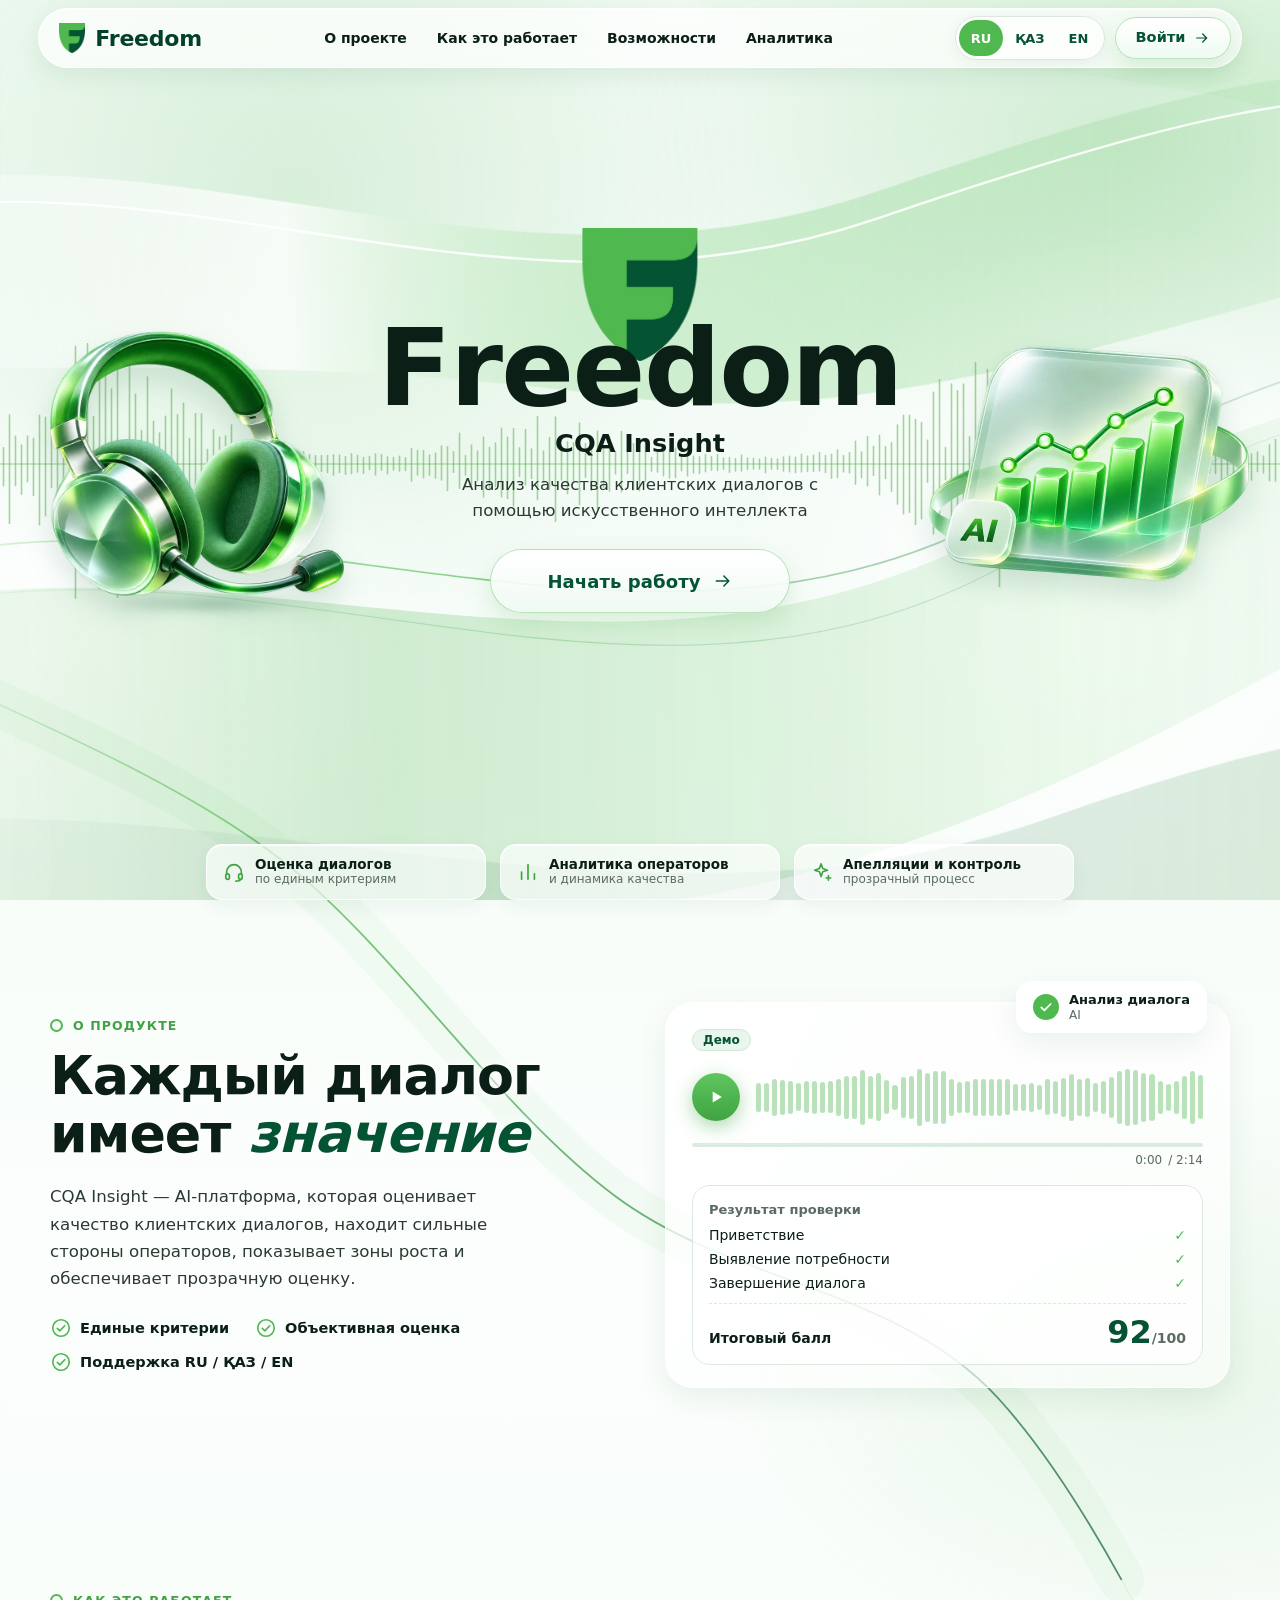
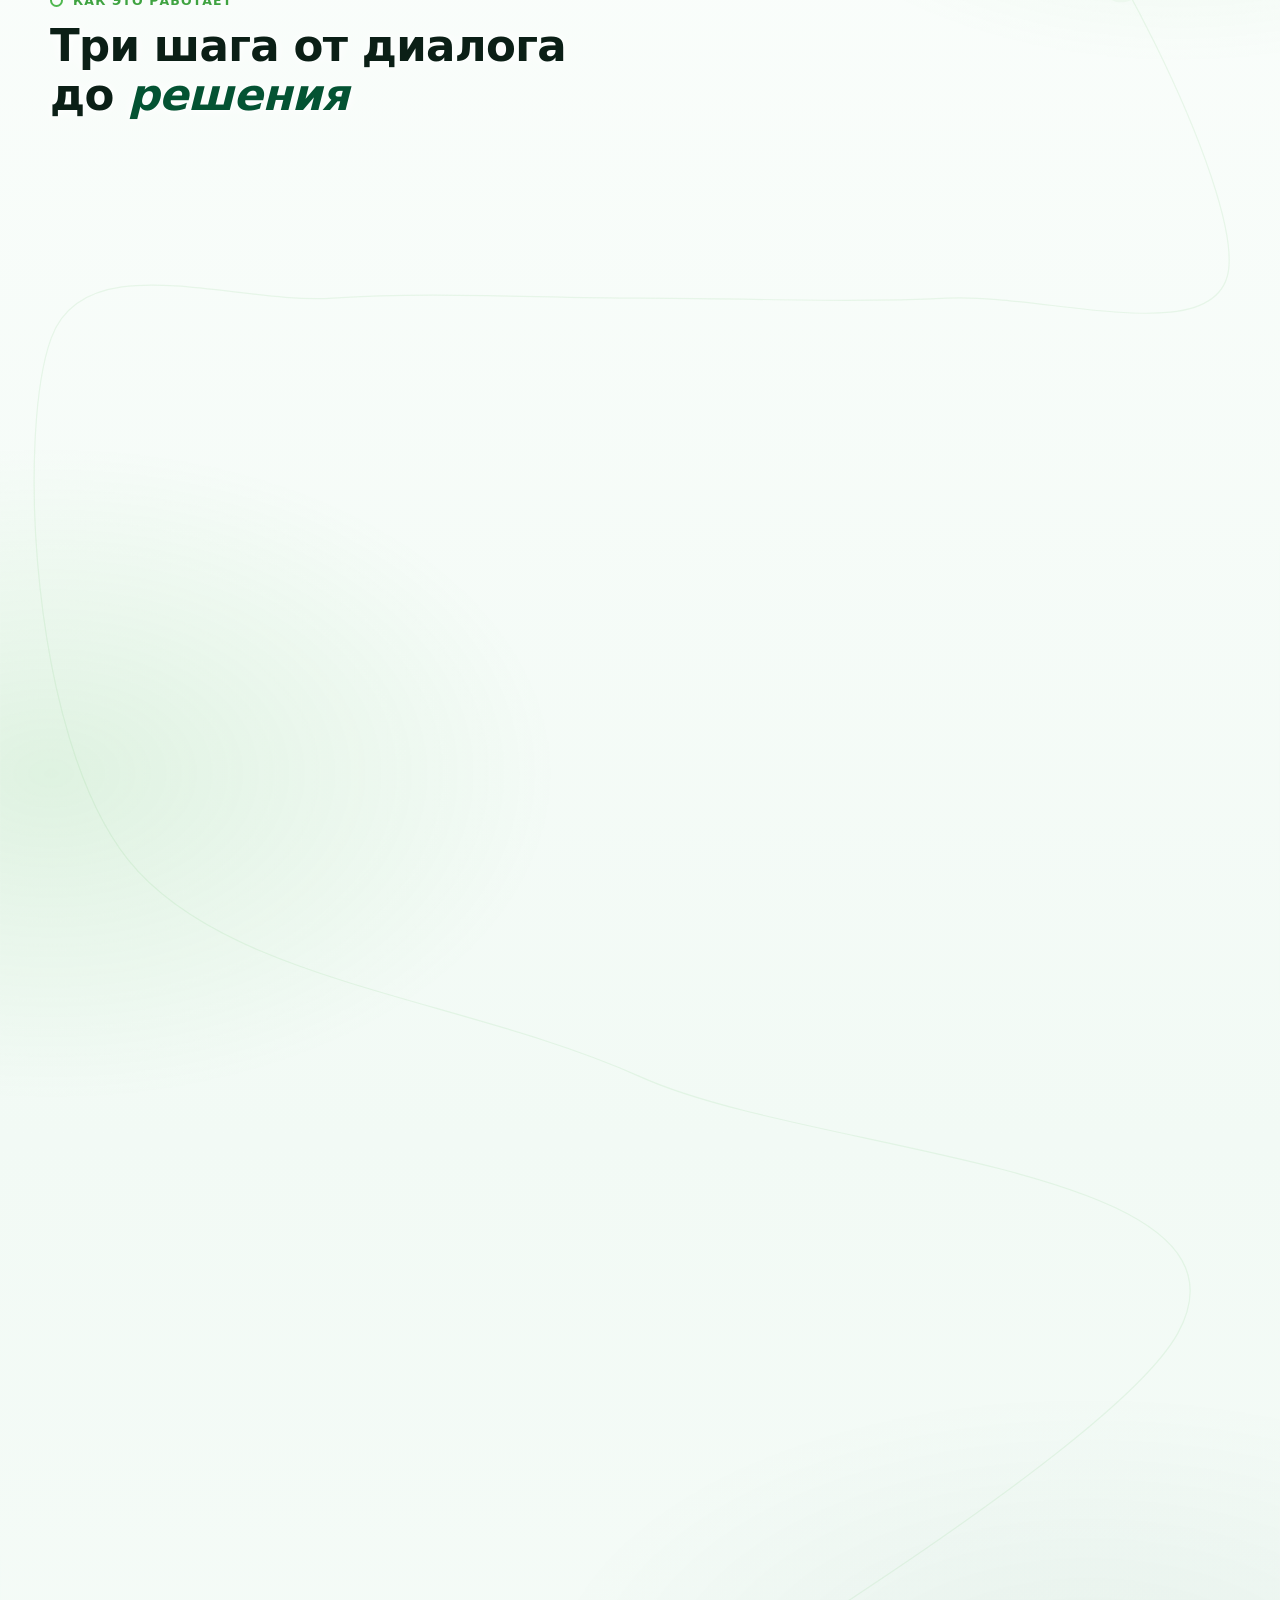
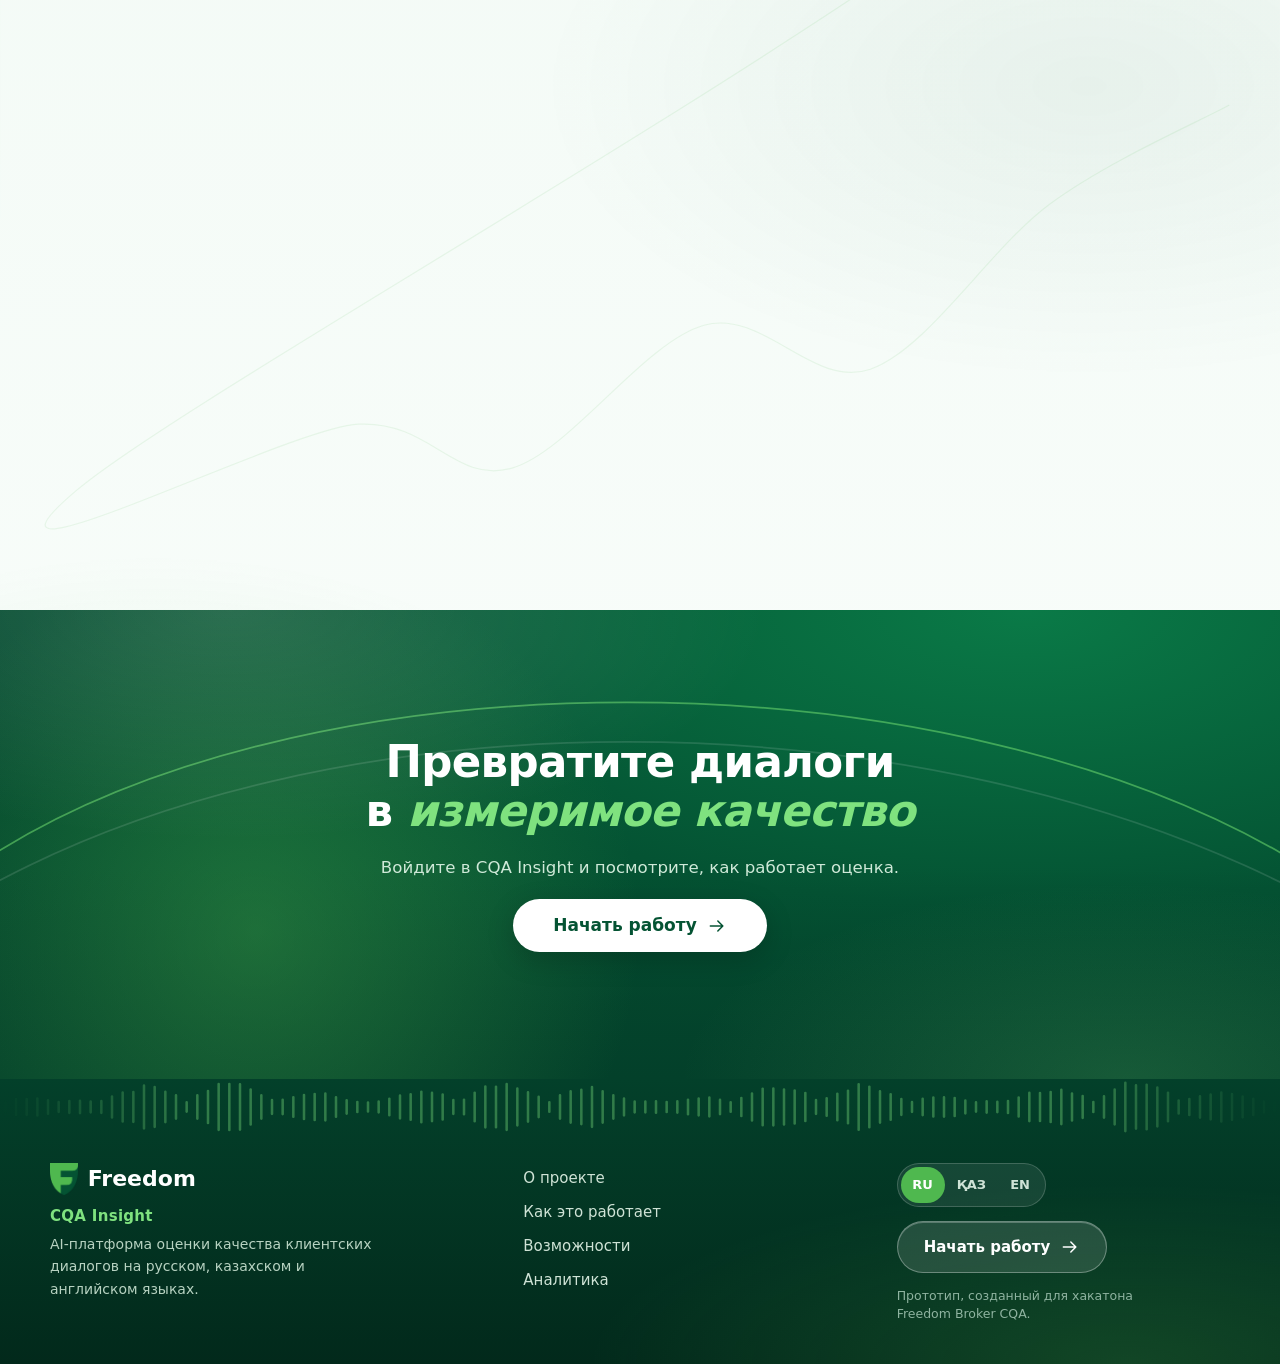
<file: index.html>
<!doctype html>
<html lang="ru">
<head>
  <meta charset="utf-8">
  <meta name="viewport" content="width=device-width, initial-scale=1">
  <title>CQA Insight</title>
  <meta name="description" content="">
  <link rel="icon" href="assets/freedom-logo.png" type="image/png">
  <link rel="stylesheet" href="css/styles.css">
  <link rel="stylesheet" href="css/workspace.css">
  <script>document.documentElement.classList.add('js')</script>
</head>
<body>
  <!-- Иконки (inline SVG, без внешних зависимостей) -->
  <svg width="0" height="0" style="position:absolute" aria-hidden="true" focusable="false">
    <defs>
      <symbol id="i-headset" viewBox="0 0 24 24"><path d="M4 14v-2a8 8 0 0 1 16 0v2"/><rect x="3" y="14" width="4" height="6" rx="2"/><rect x="17" y="14" width="4" height="6" rx="2"/><path d="M19 20c0 1.5-2 2-5 2"/></symbol>
      <symbol id="i-bars" viewBox="0 0 24 24"><path d="M5 20v-8M12 20V4M19 20v-6"/></symbol>
      <symbol id="i-sparkle" viewBox="0 0 24 24"><path d="M11 3l1.8 5.2L18 10l-5.2 1.8L11 17l-1.8-5.2L4 10l5.2-1.8z"/><path d="M19 16v5M16.5 18.5h5"/></symbol>
      <symbol id="i-check-circle" viewBox="0 0 24 24"><circle cx="12" cy="12" r="9"/><path d="M8 12.5l2.7 2.7L16 9.5"/></symbol>
      <symbol id="i-folder" viewBox="0 0 24 24"><path d="M3 7a2 2 0 0 1 2-2h4l2 2h8a2 2 0 0 1 2 2v8a2 2 0 0 1-2 2H5a2 2 0 0 1-2-2z"/></symbol>
      <symbol id="i-cpu" viewBox="0 0 24 24"><rect x="6" y="6" width="12" height="12" rx="2"/><path d="M9 2v3M15 2v3M9 19v3M15 19v3M2 9h3M2 15h3M19 9h3M19 15h3"/></symbol>
      <symbol id="i-trend" viewBox="0 0 24 24"><path d="M3 17l6-6 4 4 8-8"/><path d="M15 7h6v6"/></symbol>
      <symbol id="i-bolt" viewBox="0 0 24 24"><path d="M13 2L4 14h7l-1 8 9-12h-7z"/></symbol>
      <symbol id="i-globe" viewBox="0 0 24 24"><circle cx="12" cy="12" r="9"/><path d="M3 12h18M12 3c3.2 3 3.2 15 0 18M12 3c-3.2 3-3.2 15 0 18"/></symbol>
      <symbol id="i-quote" viewBox="0 0 24 24"><path d="M10 7H6.5A2.5 2.5 0 0 0 4 9.5V13a2 2 0 0 0 2 2h3v-1H6.5M20 7h-3.5A2.5 2.5 0 0 0 14 9.5V13a2 2 0 0 0 2 2h3v-1h-2.5"/></symbol>
      <symbol id="i-layers" viewBox="0 0 24 24"><path d="M12 3l9 5-9 5-9-5z"/><path d="M3 13l9 5 9-5"/></symbol>
      <symbol id="i-check-square" viewBox="0 0 24 24"><rect x="4" y="4" width="16" height="16" rx="3"/><path d="M8.5 12.5l2.5 2.5 4.5-5"/></symbol>
      <symbol id="i-play" viewBox="0 0 24 24"><path d="M8 5.5v13l11-6.5z" fill="currentColor" stroke="none"/></symbol>
      <symbol id="i-pause" viewBox="0 0 24 24"><path d="M8.5 5v14M15.5 5v14" stroke-width="3"/></symbol>
      <symbol id="i-chevron" viewBox="0 0 24 24"><path d="M6 9l6 6 6-6"/></symbol>
      <symbol id="i-home" viewBox="0 0 24 24"><path d="M3 11l9-8 9 8v9a1 1 0 0 1-1 1h-5v-6H9v6H4a1 1 0 0 1-1-1z"/></symbol>
      <symbol id="i-users" viewBox="0 0 24 24"><circle cx="9" cy="8" r="3.5"/><path d="M2.5 20c0-3.5 3-6 6.5-6s6.5 2.5 6.5 6M16 4.5a3.5 3.5 0 0 1 0 7M18 14c2.5.6 4 2.6 4 6"/></symbol>
      <symbol id="i-chat" viewBox="0 0 24 24"><path d="M4 5h16v11H9l-5 4z"/></symbol>
      <symbol id="i-settings" viewBox="0 0 24 24"><circle cx="12" cy="12" r="3"/><path d="M12 2v3M12 19v3M2 12h3M19 12h3M5 5l2 2M17 17l2 2M19 5l-2 2M7 17l-2 2"/></symbol>
      <symbol id="i-plus" viewBox="0 0 24 24"><path d="M12 5v14M5 12h14"/></symbol>
      <symbol id="i-clock" viewBox="0 0 24 24"><circle cx="12" cy="12" r="9"/><path d="M12 7v5l3 2"/></symbol>
      <symbol id="i-arrow" viewBox="0 0 24 24"><path d="M4 12h15M13 6l6 6-6 6"/></symbol>
      <symbol id="i-check" viewBox="0 0 24 24"><path d="M5 12.5l4.5 4.5L19 7.5"/></symbol>
      <symbol id="i-menu" viewBox="0 0 24 24"><path d="M4 7h16M4 12h16M4 17h16"/></symbol>
      <symbol id="i-close" viewBox="0 0 24 24"><path d="M6 6l12 12M18 6L6 18"/></symbol>
      <symbol id="i-search" viewBox="0 0 24 24"><circle cx="11" cy="11" r="6.5"/><path d="M16 16l4.5 4.5"/></symbol>
      <symbol id="i-logout" viewBox="0 0 24 24"><path d="M10 4H5a1 1 0 0 0-1 1v14a1 1 0 0 0 1 1h5"/><path d="M15 8l4 4-4 4M19 12H9"/></symbol>
      <symbol id="i-chevrons-left" viewBox="0 0 24 24"><path d="M12 7l-5 5 5 5M18 7l-5 5 5 5"/></symbol>
      <symbol id="i-refresh" viewBox="0 0 24 24"><path d="M20 11a8 8 0 0 0-14.5-4.5L4 8M4 4v4h4M4 13a8 8 0 0 0 14.5 4.5L20 16M20 20v-4h-4"/></symbol>
      <symbol id="i-chevron-left" viewBox="0 0 24 24"><path d="M14.5 6l-6 6 6 6"/></symbol>
      <symbol id="i-chevron-right" viewBox="0 0 24 24"><path d="M9.5 6l6 6-6 6"/></symbol>
      <symbol id="i-arrow-left" viewBox="0 0 24 24"><path d="M19 12H5M11 6l-6 6 6 6"/></symbol>
      <symbol id="i-trash" viewBox="0 0 24 24"><path d="M4 7h16M10 11v6M14 11v6M6 7l1 12h10l1-12M9 7V4h6v3"/></symbol>
      <symbol id="i-upload" viewBox="0 0 24 24"><path d="M12 16V4M7 9l5-5 5 5M4 20h16"/></symbol>
      <symbol id="i-alert" viewBox="0 0 24 24"><path d="M12 3.5l9.5 16.5h-19z"/><path d="M12 10v4.5M12 17.5v.01"/></symbol>
      <symbol id="i-inbox" viewBox="0 0 24 24"><path d="M3 13l3-8h12l3 8v6a1 1 0 0 1-1 1H4a1 1 0 0 1-1-1z"/><path d="M3 13h5l1 3h6l1-3h5"/></symbol>
      <symbol id="i-file" viewBox="0 0 24 24"><path d="M6 3h8l5 5v13H6z"/><path d="M14 3v5h5"/></symbol>
    </defs>
  </svg>

  <!-- Freedom Glass Navigation: плавающая стеклянная панель, вкладки разделов, язык, вход; на мобильных — меню -->
  <header class="topbar" id="topbar">
    <div class="topbar__bar">
      <a class="brand" href="#/welcome" id="brand-link">
        <img src="assets/freedom-logo.png" alt="" width="26" height="30">
        <span>Freedom</span>
      </a>
      <nav class="topbar__nav" data-i18n-attr="aria-label:nav.label">
        <a class="navlink" href="#/welcome" data-scroll="about" data-i18n="nav.about"></a>
        <a class="navlink" href="#/welcome" data-scroll="how" data-i18n="nav.how"></a>
        <a class="navlink" href="#/welcome" data-scroll="features" data-i18n="nav.features"></a>
        <a class="navlink" href="#/welcome" data-scroll="analytics" data-i18n="nav.analytics"></a>
      </nav>
      <div class="topbar__right">
        <div class="langswitch" role="group" data-i18n-attr="aria-label:common.langLabel">
          <button type="button" data-lang="ru" lang="ru">RU</button>
          <button type="button" data-lang="kk" lang="kk">ҚАЗ</button>
          <button type="button" data-lang="en" lang="en">EN</button>
        </div>
        <button class="btn btn--glass btn--arrow topbar__login" type="button" data-nav="login"><span data-i18n="nav.login"></span><svg class="ico" aria-hidden="true"><use href="#i-arrow"/></svg></button>
        <button class="menubtn" type="button" id="menu-btn" aria-expanded="false" aria-controls="mobile-nav" data-i18n-attr="aria-label:nav.menu"><i></i><i></i><i></i></button>
      </div>
    </div>
    <nav class="mobilenav" id="mobile-nav" hidden data-i18n-attr="aria-label:nav.label">
      <a class="navlink" href="#/welcome" data-scroll="about" data-i18n="nav.about"></a>
      <a class="navlink" href="#/welcome" data-scroll="how" data-i18n="nav.how"></a>
      <a class="navlink" href="#/welcome" data-scroll="features" data-i18n="nav.features"></a>
      <a class="navlink" href="#/welcome" data-scroll="analytics" data-i18n="nav.analytics"></a>
    </nav>
  </header>

  <main id="app">

    <!-- ===================== LANDING ===================== -->
    <div class="view view--welcome" data-view="welcome">

      <!-- Continuous Green Flow: тонкая лента через всю страницу (строится в JS), под текстом приглушается маской -->
      <svg class="flow" id="flow" aria-hidden="true" focusable="false">
        <defs>
          <linearGradient id="flow-grad" x1="0" y1="0" x2="1" y2="0">
            <stop offset="0" stop-color="#4fb84f" stop-opacity=".0"/>
            <stop offset=".25" stop-color="#4fb84f" stop-opacity=".85"/>
            <stop offset="1" stop-color="#045333" stop-opacity=".85"/>
          </linearGradient>
        </defs>
        <g>
          <path class="flow__ghost" id="flow-ghost"/>
          <path class="flow__band" id="flow-band"/>
          <path class="flow__line" id="flow-line"/>
        </g>
      </svg>

      <!-- Общий декоративный слой: ленты и свет проходят через всю страницу (fixed, параллакс по прокрутке) -->
      <div class="ribbons" id="ribbons" aria-hidden="true">
        <i class="glow glow--a"></i><i class="glow glow--b"></i>
        <svg class="rb rb--back" viewBox="0 0 1440 900" preserveAspectRatio="xMidYMid slice" focusable="false">
          <defs>
            <linearGradient id="rbA" x1="0" x2="1"><stop offset="0" stop-color="#4fb84f" stop-opacity="0"/><stop offset=".35" stop-color="#4fb84f" stop-opacity=".34"/><stop offset=".72" stop-color="#7fd77f" stop-opacity=".2"/><stop offset="1" stop-color="#4fb84f" stop-opacity="0"/></linearGradient>
            <linearGradient id="rbB" x1="0" x2="1" y1="0" y2="1"><stop offset="0" stop-color="#ffffff" stop-opacity=".9"/><stop offset="1" stop-color="#9fe19f" stop-opacity=".2"/></linearGradient>
          </defs>
          <path d="M-120 640C260 470 640 720 1020 540S1520 380 1600 340V520C1380 590 1180 760 880 840S280 880-120 860Z" fill="url(#rbA)"/>
          <path d="M620 -40C900 150 1240 40 1540 230V-40Z" fill="url(#rbB)"/>
        </svg>
        <svg class="rb rb--mid" viewBox="0 0 1440 900" preserveAspectRatio="xMidYMid slice" focusable="false">
          <defs>
            <linearGradient id="rbC" x1="0" x2="1"><stop offset="0" stop-color="#ffffff" stop-opacity="0"/><stop offset=".3" stop-color="#ffffff" stop-opacity=".75"/><stop offset=".6" stop-color="#6fcf6f" stop-opacity=".26"/><stop offset="1" stop-color="#4fb84f" stop-opacity="0"/></linearGradient>
            <linearGradient id="rbE" x1="0" x2="1"><stop offset="0" stop-color="#045333" stop-opacity="0"/><stop offset=".5" stop-color="#045333" stop-opacity=".09"/><stop offset="1" stop-color="#4fb84f" stop-opacity=".2"/></linearGradient>
          </defs>
          <path d="M-120 200C240 60 560 300 940 170S1420 40 1580 90V210C1320 240 1000 400 700 360S200 340-120 330Z" fill="url(#rbC)"/>
          <path d="M-100 770C300 690 700 890 1100 750S1500 690 1580 710V800C1300 850 900 930 560 880S100 820-100 850Z" fill="url(#rbE)"/>
        </svg>
        <svg class="rb rb--front" viewBox="0 0 1440 900" preserveAspectRatio="xMidYMid slice" focusable="false">
          <defs><linearGradient id="rbD" x1="0" x2="1"><stop offset="0" stop-color="#4fb84f" stop-opacity="0"/><stop offset=".4" stop-color="#4fb84f" stop-opacity=".7"/><stop offset="1" stop-color="#045333" stop-opacity="0"/></linearGradient></defs>
          <path d="M-60 520C300 360 700 640 1060 440S1500 300 1520 280" fill="none" stroke="url(#rbD)" stroke-width="1.6"/>
          <path d="M-60 560C320 410 700 690 1060 490S1480 350 1520 330" fill="none" stroke="url(#rbD)" stroke-width="1" opacity=".5"/>
          <path d="M-120 200C240 60 560 300 940 170S1420 40 1580 90" fill="none" stroke="#fff" stroke-opacity=".9" stroke-width="2.2"/>
        </svg>
      </div>

      <!-- 1. Hero -->
      <section class="hero" aria-labelledby="hero-title">

        <div class="hero__main">
          <canvas class="wave" id="wave" aria-hidden="true"></canvas>

          <!-- 3D-гарнитура: подготовленный прозрачный WebP (assets/headset.webp), параллакс от курсора -->
          <div class="hero__headset">
            <div class="hs3d" id="hs3d"><div class="hs3d__sway">
              <picture><source type="image/webp" srcset="assets/headset.webp"><img class="hs3d__img" src="assets/headset.png" width="720" height="648" alt="" data-i18n-attr="alt:hero.headset" draggable="false" decoding="async" fetchpriority="high"></picture>
            </div></div>
            <span class="hs3d__shadow" aria-hidden="true"></span>
          </div>

          <div class="hero__center">
            <img class="hero__logo" src="assets/freedom-logo.png" alt="" width="116" height="134">
            <h1 class="hero__title" id="hero-title" data-fisheye>Freedom</h1>
            <p class="hero__subtitle">CQA Insight</p>
            <p class="hero__desc" data-i18n="hero.desc"></p>
            <button class="btn btn--lg btn--arrow btn--glass" type="button" id="start-btn" data-nav="login">
              <span data-i18n="hero.cta"></span>
              <svg class="ico" aria-hidden="true"><use href="#i-arrow"/></svg>
            </button>
          </div>

          <!-- Правая 3D AI-плашка: подготовленное изображение (assets/ai-panel.webp, PNG fallback), лёгкий floating -->
          <div class="hero__panel floaty floaty--b" aria-hidden="true">
            <div class="aitilt" id="aitilt"><picture><source type="image/webp" srcset="assets/ai-panel.webp"><img class="aipanel" src="assets/ai-panel.png" width="640" height="470" alt="" draggable="false" decoding="async" fetchpriority="high"></picture></div>
          </div>
        </div>

        <ul class="pills">
          <li class="glass"><svg class="ico" aria-hidden="true"><use href="#i-headset"/></svg><div><b data-i18n="pills.p1.title"></b><span data-i18n="pills.p1.text"></span></div></li>
          <li class="glass"><svg class="ico" aria-hidden="true"><use href="#i-bars"/></svg><div><b data-i18n="pills.p2.title"></b><span data-i18n="pills.p2.text"></span></div></li>
          <li class="glass"><svg class="ico" aria-hidden="true"><use href="#i-sparkle"/></svg><div><b data-i18n="pills.p3.title"></b><span data-i18n="pills.p3.text"></span></div></li>
        </ul>

      </section>

      <!-- 2. About -->
      <section class="section about" id="about" aria-labelledby="about-title">
        <div class="container about__grid">
          <div class="about__text">
            <p class="eyebrow reveal" data-i18n="about.eyebrow"></p>
            <h2 class="display reveal" id="about-title"><span data-i18n="about.title"></span> <em data-i18n="about.titleAccent"></em></h2>
            <p class="lead reveal" data-i18n="about.p1"></p>
            <ul class="ticks reveal">
              <li><svg class="ico" aria-hidden="true"><use href="#i-check-circle"/></svg><span data-i18n="about.c1"></span></li>
              <li><svg class="ico" aria-hidden="true"><use href="#i-check-circle"/></svg><span data-i18n="about.c2"></span></li>
              <li><svg class="ico" aria-hidden="true"><use href="#i-check-circle"/></svg><span data-i18n="about.c3"></span></li>
            </ul>
          </div>

          <!-- Карточка аудиодиалога: чисто визуальная демонстрация, звук не воспроизводится -->
          <div class="audio glass reveal" id="audio-card">
            <div class="audio__badge floaty floaty--c">
              <svg class="ico ico--solid" aria-hidden="true"><use href="#i-check"/></svg>
              <div><b data-i18n="about.audio.badge"></b><span>AI</span></div>
            </div>
            <div class="audio__head"><span class="tag" data-i18n="common.demo"></span><span class="aistat" id="audio-ai" hidden><i></i><span id="audio-ai-text"></span></span></div>
            <div class="audio__player">
              <button class="audio__btn" type="button" id="audio-btn" aria-pressed="false" data-i18n-attr="aria-label:about.audio.play">
                <svg class="ico" aria-hidden="true"><use href="#i-play"/></svg>
              </button>
              <div class="audio__wave" id="audio-wave" aria-hidden="true"></div>
            </div>
            <div class="audio__progress" aria-hidden="true"><i id="audio-bar"></i></div>
            <div class="audio__time" aria-hidden="true"><span id="audio-now">0:00</span><span>/ 2:14</span></div>
            <div class="audio__result">
              <h3 data-i18n="about.audio.result"></h3>
              <ul>
                <li><span data-i18n="features.checklist.i1"></span><b class="ok">✓</b></li>
                <li><span data-i18n="features.checklist.i2"></span><b class="ok">✓</b></li>
                <li><span data-i18n="features.checklist.i3"></span><b class="ok">✓</b></li>
              </ul>
              <p class="audio__score"><span data-i18n="about.audio.total"></span><strong>92<small>/100</small></strong></p>
            </div>
          </div>
        </div>
      </section>

      <!-- 3. How it works -->
      <section class="section how" id="how" aria-labelledby="how-title">
        <div class="container how__grid">
          <div class="how__head">
            <p class="eyebrow reveal" data-i18n="how.eyebrow"></p>
            <h2 class="h2 reveal" id="how-title"><span data-i18n="how.title"></span> <em data-i18n="how.titleAccent"></em></h2>
          </div>
          <ol class="steps">
            <li class="step glass reveal" tabindex="0" style="--i:0">
              <span class="step__num">01</span>
              <svg class="ico ico--lg" aria-hidden="true"><use href="#i-folder"/></svg>
              <h3 data-i18n="how.s1.title"></h3>
              <p data-i18n="how.s1.text"></p>
              <div class="viz viz--files" aria-hidden="true"><span><svg class="ico"><use href="#i-file"/></svg>call_0412</span><span><svg class="ico"><use href="#i-file"/></svg>chat_0388</span><span class="viz__bar"><i></i></span></div>
            </li>
            <li class="step glass reveal" tabindex="0" style="--i:1">
              <span class="step__num">02</span>
              <svg class="ico ico--lg" aria-hidden="true"><use href="#i-cpu"/></svg>
              <h3 data-i18n="how.s2.title"></h3>
              <p data-i18n="how.s2.text"></p>
              <div class="viz viz--scan" aria-hidden="true"><i></i><i></i><i></i><i></i></div>
            </li>
            <li class="step glass reveal" tabindex="0" style="--i:2">
              <span class="step__num">03</span>
              <svg class="ico ico--lg" aria-hidden="true"><use href="#i-trend"/></svg>
              <h3 data-i18n="how.s3.title"></h3>
              <p data-i18n="how.s3.text"></p>
              <div class="viz viz--result" aria-hidden="true"><strong>92</strong><span lang="ru">«…вернусь сегодня до 18:00»</span></div>
            </li>
          </ol>
        </div>
      </section>

      <!-- 4. Features (bento) -->
      <section class="section features" id="features" aria-labelledby="feat-title">
        <div class="container">
          <p class="eyebrow reveal" data-i18n="features.eyebrow"></p>
          <h2 class="h2 reveal" id="feat-title"><span data-i18n="features.title"></span> <em data-i18n="features.titleAccent"></em></h2>

          <div class="bento">
            <article class="bcard bcard--ai glass reveal" style="--i:0">
              <svg class="ico ico--lg" aria-hidden="true"><use href="#i-bolt"/></svg>
              <div class="bcard__txt">
                <h3 data-i18n="features.ai.title"></h3>
                <p data-i18n="features.ai.text"></p>
              </div>
              <div class="ring" aria-hidden="true">
                <svg viewBox="0 0 120 120"><circle class="ring__bg" cx="60" cy="60" r="50"/><circle class="ring__fg" cx="60" cy="60" r="50" pathLength="100"/></svg>
                <strong>92<small>/100</small></strong>
              </div>
            </article>

            <article class="bcard bcard--multi glass reveal" style="--i:1">
              <svg class="ico ico--lg" aria-hidden="true"><use href="#i-globe"/></svg>
              <h3 data-i18n="features.multi.title"></h3>
              <p data-i18n="features.multi.text"></p>
              <div class="chips" aria-hidden="true"><b>RU</b><b>ҚАЗ</b><b>EN</b></div>
            </article>

            <article class="bcard bcard--evidence glass reveal" style="--i:2">
              <svg class="ico ico--lg" aria-hidden="true"><use href="#i-quote"/></svg>
              <h3 data-i18n="features.evidence.title"></h3>
              <!-- Фрагмент диалога на языке оригинала: не локализуется -->
              <blockquote class="quote" lang="ru">«Я проверю ваш вопрос и вернусь <mark>сегодня до 18:00</mark>.»</blockquote>
              <span class="tag tag--accent" data-i18n="features.evidence.tag"></span>
            </article>

            <article class="bcard bcard--ops glass reveal" style="--i:3">
              <svg class="ico ico--lg" aria-hidden="true"><use href="#i-bars"/></svg>
              <h3 data-i18n="features.operator.title"></h3>
              <p data-i18n="features.operator.text"></p>
              <div class="minibars" aria-hidden="true"><i style="--h:34%"></i><i style="--h:52%"></i><i style="--h:46%"></i><i style="--h:70%"></i><i style="--h:88%"></i></div>
            </article>

            <article class="bcard bcard--appeals glass reveal" style="--i:4">
              <svg class="ico ico--lg" aria-hidden="true"><use href="#i-layers"/></svg>
              <h3 data-i18n="features.appeals.title"></h3>
              <p data-i18n="features.appeals.text"></p>
              <ol class="stepper">
                <li class="is-done"><span><svg class="ico" aria-hidden="true"><use href="#i-check"/></svg></span><em data-i18n="features.appeals.filed"></em></li>
                <li class="is-now"><span><svg class="ico" aria-hidden="true"><use href="#i-clock"/></svg></span><em data-i18n="features.appeals.review"></em></li>
                <li><span><svg class="ico" aria-hidden="true"><use href="#i-plus"/></svg></span><em data-i18n="features.appeals.decided"></em></li>
              </ol>
            </article>

            <article class="bcard bcard--check glass reveal" style="--i:5">
              <svg class="ico ico--lg" aria-hidden="true"><use href="#i-check-square"/></svg>
              <h3 data-i18n="features.checklist.title"></h3>
              <p data-i18n="features.checklist.text"></p>
              <ul class="critlist">
                <li><button type="button" role="checkbox" aria-checked="true"><span class="box"></span><span data-i18n="features.checklist.i1"></span></button></li>
                <li><button type="button" role="checkbox" aria-checked="true"><span class="box"></span><span data-i18n="features.checklist.i2"></span></button></li>
                <li><button type="button" role="checkbox" aria-checked="false"><span class="box"></span><span data-i18n="features.checklist.i3"></span></button></li>
              </ul>
              <span class="addcrit"><svg class="ico" aria-hidden="true"><use href="#i-plus"/></svg><span data-i18n="features.checklist.add"></span></span>
            </article>
          </div>
        </div>
      </section>

      <!-- 5. Analytics preview -->
      <section class="section preview" id="preview-section" aria-labelledby="prev-title">
        <div class="container preview__grid">
          <div class="preview__text">
            <p class="eyebrow reveal" data-i18n="preview.eyebrow"></p>
            <h2 class="h2 reveal" id="prev-title"><span data-i18n="preview.title"></span> <em data-i18n="preview.titleAccent"></em></h2>
            <p class="lead reveal" data-i18n="preview.text"></p>
            <p class="demo-note reveal"><span class="tag tag--accent" data-i18n="common.demo"></span> <span data-i18n="preview.demoNote"></span></p>
          </div>

          <div class="appwin reveal" id="preview">
            <div class="appwin__bar">
              <span class="dots" aria-hidden="true"><i></i><i></i><i></i></span>
              <span class="appwin__title">CQA Insight</span>
              <span class="tag tag--accent" id="preview-demo" data-i18n="common.demo"></span>
            </div>
            <div class="appwin__body">
              <nav class="side" aria-hidden="true">
                <span class="is-on"><svg class="ico"><use href="#i-home"/></svg></span>
                <span><svg class="ico"><use href="#i-bars"/></svg></span>
                <span><svg class="ico"><use href="#i-users"/></svg></span>
                <span><svg class="ico"><use href="#i-chat"/></svg></span>
                <span><svg class="ico"><use href="#i-settings"/></svg></span>
              </nav>
              <div class="appmain">
                <div class="kpis">
                  <div class="kpi"><span data-i18n="preview.avg"></span><strong id="kpi-avg"></strong><em class="delta" id="kpi-delta"></em></div>
                  <div class="kpi"><span data-i18n="preview.checked"></span><strong id="kpi-checked"></strong></div>
                  <div class="kpi"><span data-i18n="preview.appeals"></span><strong id="kpi-appeals"></strong></div>
                </div>
                <div class="mid">
                  <div class="pcard pcard--chart">
                    <h3 data-i18n="preview.chart"></h3>
                    <svg class="chart" id="chart" viewBox="0 0 600 200" role="img" data-i18n-attr="aria-label:preview.chart"></svg>
                  </div>
                  <div class="pcard pcard--status">
                    <h3 data-i18n="preview.statuses"></h3>
                    <ul class="statuses" id="statuses"></ul>
                  </div>
                </div>
                <div class="pcard pcard--table">
                  <h3 data-i18n="preview.table"></h3>
                  <div class="tablewrap">
                    <table>
                      <thead>
                        <tr>
                          <th data-i18n="preview.col.id"></th>
                          <th class="hide-sm" data-i18n="preview.col.operator"></th>
                          <th class="hide-sm" data-i18n="preview.col.lang"></th>
                          <th data-i18n="preview.col.score"></th>
                          <th data-i18n="preview.col.status"></th>
                          <th class="hide-sm" data-i18n="preview.col.date"></th>
                        </tr>
                      </thead>
                      <tbody id="dialog-rows"></tbody>
                    </table>
                  </div>
                </div>
              </div>
            </div>
          </div>
        </div>
      </section>

      <!-- 6. Final CTA + footer -->
      <section class="section cta" aria-labelledby="cta-title">
        <svg class="cta__arc" viewBox="0 0 1440 320" preserveAspectRatio="none" aria-hidden="true" focusable="false">
          <path class="arc arc--a" d="M-40 300 C 320 40, 1080 40, 1480 300"/>
          <path class="arc arc--b" d="M-40 330 C 360 90, 1040 90, 1480 330"/>
        </svg>
        <div class="container cta__box reveal">
          <h2 class="h2" id="cta-title"><span data-i18n="cta.title"></span> <em data-i18n="cta.titleAccent"></em></h2>
          <p class="lead" data-i18n="cta.text"></p>
          <button class="btn btn--lg btn--light btn--arrow" type="button" id="cta-btn" data-nav="login">
            <span data-i18n="cta.button"></span>
            <svg class="ico" aria-hidden="true"><use href="#i-arrow"/></svg>
          </button>
        </div>
      </section>

      <footer class="footer">
        <div class="fwave" aria-hidden="true"><div class="fwave__track"><svg viewBox="0 0 1200 60" preserveAspectRatio="none" focusable="false"><path d="M5 25.0V35.0M15 21.2V38.8M25 21.3V38.7M35 20.7V39.3M45 22.6V37.4M55 24.6V35.4M65 23.5V36.5M75 23.2V36.8M85 24.0V36.0M95 23.5V36.5M105 18.6V41.4M115 14.3V45.7M125 13.8V46.2M135 6.9V53.1M145 8.5V51.5M155 13.6V46.4M165 17.3V42.7M175 24.9V35.1M185 17.4V42.6M195 12.6V47.4M205 5.3V54.7M215 5.1V54.9M225 5.5V54.5M235 11.0V49.0M245 17.4V42.6M255 22.4V37.6M265 22.1V37.9M275 19.4V40.6M285 16.9V43.1M295 15.8V44.2M305 15.5V44.5M315 19.3V40.7M325 22.7V37.3M335 24.5V35.5M345 25.0V35.0M355 24.0V36.0M365 21.0V39.0M375 17.6V42.4M385 16.2V43.8M395 13.5V46.5M405 14.7V45.3M415 16.4V43.6M425 22.4V37.6M435 22.0V38.0M445 14.5V45.5M455 8.0V52.0M465 8.1V51.9M475 5.3V54.7M485 10.1V49.9M495 14.1V45.9M505 18.9V41.1M515 24.7V35.3M525 17.3V42.7M535 13.1V46.9M545 11.4V48.6M555 8.5V51.5M565 13.0V47.0M575 17.4V42.6M585 20.8V39.2M595 24.0V36.0M605 24.1V35.9M615 23.7V36.3M625 24.4V35.6M635 23.8V36.2M645 22.0V38.0M655 20.8V39.2M665 19.7V40.3M675 22.1V37.9M685 24.7V35.3M695 20.2V39.8M705 15.3V44.7M715 10.3V49.7M725 10.1V49.9M735 11.1V48.9M745 12.1V47.9M755 14.8V45.2M765 22.4V37.6M775 20.4V39.6M785 15.6V44.4M795 12.4V47.6M805 5.4V54.6M815 8.1V51.9M825 13.1V46.9M835 16.1V43.9M845 21.3V38.7M855 24.6V35.4M865 21.1V38.9M875 19.6V40.4M885 19.5V40.5M895 20.2V39.8M905 23.0V37.0M915 24.8V35.2M925 23.8V36.2M935 24.3V35.7M945 23.3V36.7M955 19.6V40.4M965 14.7V45.3M975 14.8V45.2M985 13.7V46.3M995 11.5V48.5M1005 15.3V44.7M1015 18.2V41.8M1025 24.4V35.6M1035 18.4V41.6M1045 11.2V48.8M1055 3.9V56.1M1065 6.6V53.4M1075 6.0V54.0M1085 9.1V50.9M1095 14.5V45.5M1105 22.9V37.1M1115 21.2V38.8M1125 18.4V41.6M1135 16.5V43.5M1145 14.2V45.8M1155 16.0V44.0M1165 18.7V41.3M1175 21.1V38.9M1185 24.1V35.9M1195 24.9V35.1" fill="none" stroke="currentColor" stroke-width="2.4" stroke-linecap="round"/></svg><svg viewBox="0 0 1200 60" preserveAspectRatio="none" focusable="false"><path d="M5 25.0V35.0M15 21.2V38.8M25 21.3V38.7M35 20.7V39.3M45 22.6V37.4M55 24.6V35.4M65 23.5V36.5M75 23.2V36.8M85 24.0V36.0M95 23.5V36.5M105 18.6V41.4M115 14.3V45.7M125 13.8V46.2M135 6.9V53.1M145 8.5V51.5M155 13.6V46.4M165 17.3V42.7M175 24.9V35.1M185 17.4V42.6M195 12.6V47.4M205 5.3V54.7M215 5.1V54.9M225 5.5V54.5M235 11.0V49.0M245 17.4V42.6M255 22.4V37.6M265 22.1V37.9M275 19.4V40.6M285 16.9V43.1M295 15.8V44.2M305 15.5V44.5M315 19.3V40.7M325 22.7V37.3M335 24.5V35.5M345 25.0V35.0M355 24.0V36.0M365 21.0V39.0M375 17.6V42.4M385 16.2V43.8M395 13.5V46.5M405 14.7V45.3M415 16.4V43.6M425 22.4V37.6M435 22.0V38.0M445 14.5V45.5M455 8.0V52.0M465 8.1V51.9M475 5.3V54.7M485 10.1V49.9M495 14.1V45.9M505 18.9V41.1M515 24.7V35.3M525 17.3V42.7M535 13.1V46.9M545 11.4V48.6M555 8.5V51.5M565 13.0V47.0M575 17.4V42.6M585 20.8V39.2M595 24.0V36.0M605 24.1V35.9M615 23.7V36.3M625 24.4V35.6M635 23.8V36.2M645 22.0V38.0M655 20.8V39.2M665 19.7V40.3M675 22.1V37.9M685 24.7V35.3M695 20.2V39.8M705 15.3V44.7M715 10.3V49.7M725 10.1V49.9M735 11.1V48.9M745 12.1V47.9M755 14.8V45.2M765 22.4V37.6M775 20.4V39.6M785 15.6V44.4M795 12.4V47.6M805 5.4V54.6M815 8.1V51.9M825 13.1V46.9M835 16.1V43.9M845 21.3V38.7M855 24.6V35.4M865 21.1V38.9M875 19.6V40.4M885 19.5V40.5M895 20.2V39.8M905 23.0V37.0M915 24.8V35.2M925 23.8V36.2M935 24.3V35.7M945 23.3V36.7M955 19.6V40.4M965 14.7V45.3M975 14.8V45.2M985 13.7V46.3M995 11.5V48.5M1005 15.3V44.7M1015 18.2V41.8M1025 24.4V35.6M1035 18.4V41.6M1045 11.2V48.8M1055 3.9V56.1M1065 6.6V53.4M1075 6.0V54.0M1085 9.1V50.9M1095 14.5V45.5M1105 22.9V37.1M1115 21.2V38.8M1125 18.4V41.6M1135 16.5V43.5M1145 14.2V45.8M1155 16.0V44.0M1165 18.7V41.3M1175 21.1V38.9M1185 24.1V35.9M1195 24.9V35.1" fill="none" stroke="currentColor" stroke-width="2.4" stroke-linecap="round"/></svg></div></div>
        <div class="container footer__grid">
          <div class="footer__brand">
            <div class="footer__logo"><img src="assets/freedom-logo.png" alt="" width="30" height="35"><span>Freedom</span></div>
            <strong>CQA Insight</strong>
            <p data-i18n="footer.desc"></p>
          </div>
          <nav class="footer__nav" data-i18n-attr="aria-label:nav.label">
          <a class="flink" href="#/welcome" data-scroll="about" data-i18n="nav.about"></a>
          <a class="flink" href="#/welcome" data-scroll="how" data-i18n="nav.how"></a>
          <a class="flink" href="#/welcome" data-scroll="features" data-i18n="nav.features"></a>
          <a class="flink" href="#/welcome" data-scroll="analytics" data-i18n="nav.analytics"></a>
          </nav>
          <div class="footer__side">
            <div class="langswitch langswitch--dark" role="group" data-i18n-attr="aria-label:common.langLabel">
              <button type="button" data-lang="ru" lang="ru">RU</button>
              <button type="button" data-lang="kk" lang="kk">ҚАЗ</button>
              <button type="button" data-lang="en" lang="en">EN</button>
            </div>
            <button class="btn btn--glassdark btn--arrow" type="button" data-nav="login">
              <span data-i18n="hero.cta"></span>
              <svg class="ico" aria-hidden="true"><use href="#i-arrow"/></svg>
            </button>
            <small data-i18n="footer.text"></small>
          </div>
        </div>
      </footer>
    </div>

    <!-- ===================== LOGIN ===================== -->
    <div class="view view--login" data-view="login" hidden>
      <form class="card login" id="login-form" novalidate aria-labelledby="login-title">
        <h2 id="login-title" data-i18n="login.title"></h2>
        <p class="demo-note" data-i18n="login.demo"></p>
        <label class="field">
          <span data-i18n="login.email"></span>
          <input id="login-email" name="email" type="email" autocomplete="username" required data-i18n-attr="placeholder:login.emailPlaceholder">
        </label>
        <label class="field">
          <span data-i18n="login.password"></span>
          <input id="login-password" name="password" type="password" autocomplete="current-password" required>
        </label>
        <p class="form-error" id="login-error" role="alert" hidden data-i18n="login.error"></p>
        <button class="btn" type="submit" data-i18n="login.submit"></button>
        <a class="link" href="#/welcome" data-i18n="login.back"></a>
      </form>
    </div>

    <!-- ===================== WORKSPACE (внутренняя система проверяющего) ===================== -->
    <div class="view view--dashboard ws" id="ws" data-view="dashboard" hidden>
      <button class="ws-skip" type="button" id="ws-skip" data-i18n="ws.skip"></button>
      <aside class="ws-side" id="ws-side">
        <div class="ws-side__head">
          <a class="ws-brand" href="#/dashboard"><img src="assets/freedom-logo.png" alt="" width="28" height="32"><span class="ws-brand__t"><b>Freedom</b><small>CQA Insight</small></span></a>
          <button class="iconbtn ws-close" type="button" id="ws-close" data-i18n-attr="aria-label:ws.side.close"><svg class="ico" aria-hidden="true"><use href="#i-close"/></svg></button>
        </div>
        <nav class="ws-nav" data-i18n-attr="aria-label:ws.nav.label">
        <a class="ws-nav__link" href="#/dashboard" data-section="overview" data-i18n-attr="title:ws.nav.overview">
          <svg class="ico" aria-hidden="true"><use href="#i-home"/></svg><span class="ws-nav__t" data-i18n="ws.nav.overview"></span>
        </a>
        <a class="ws-nav__link" href="#/dashboard/conversations" data-section="conversations" data-i18n-attr="title:ws.nav.conversations">
          <svg class="ico" aria-hidden="true"><use href="#i-chat"/></svg><span class="ws-nav__t" data-i18n="ws.nav.conversations"></span>
        </a>
        <a class="ws-nav__link" href="#/dashboard/evaluations" data-section="evaluations" data-i18n-attr="title:ws.nav.evaluations">
          <svg class="ico" aria-hidden="true"><use href="#i-check-square"/></svg><span class="ws-nav__t" data-i18n="ws.nav.evaluations"></span>
        </a>
        <a class="ws-nav__link" href="#/dashboard/operators" data-section="operators" data-i18n-attr="title:ws.nav.operators">
          <svg class="ico" aria-hidden="true"><use href="#i-users"/></svg><span class="ws-nav__t" data-i18n="ws.nav.operators"></span>
        </a>
        <a class="ws-nav__link" href="#/dashboard/appeals" data-section="appeals" data-i18n-attr="title:ws.nav.appeals">
          <svg class="ico" aria-hidden="true"><use href="#i-quote"/></svg><span class="ws-nav__t" data-i18n="ws.nav.appeals"></span>
        </a>
        <a class="ws-nav__link" href="#/dashboard/checklist" data-section="checklist" data-i18n-attr="title:ws.nav.checklist">
          <svg class="ico" aria-hidden="true"><use href="#i-settings"/></svg><span class="ws-nav__t" data-i18n="ws.nav.checklist"></span>
        </a>
        </nav>
        <button class="ws-collapse" type="button" id="ws-collapse" aria-expanded="true"><svg class="ico" aria-hidden="true"><use href="#i-chevrons-left"/></svg><span id="ws-collapse-t"></span></button>
      </aside>
      <div class="toasts" id="ws-toasts" aria-live="polite"></div>
  <div class="ws-scrim" id="ws-scrim" hidden></div>
      <div class="ws-body">
        <header class="ws-top">
          <button class="iconbtn ws-burger" type="button" id="ws-burger" aria-expanded="false" aria-controls="ws-side" data-i18n-attr="aria-label:ws.side.open"><svg class="ico" aria-hidden="true"><use href="#i-menu"/></svg></button>
          <h1 class="ws-top__title" id="dash-title" tabindex="-1"></h1>
          <label class="ws-search"><svg class="ico" aria-hidden="true"><use href="#i-search"/></svg><input id="ws-search" type="search" autocomplete="off"></label>
          <div class="ws-top__right">
            <button class="ws-mode" type="button" id="ws-mode" data-mode="demo"><i aria-hidden="true"></i><span id="ws-mode-text"></span></button>
            <div class="langswitch" role="group" data-i18n-attr="aria-label:common.langLabel">
              <button type="button" data-lang="ru" lang="ru">RU</button>
              <button type="button" data-lang="kk" lang="kk">ҚАЗ</button>
              <button type="button" data-lang="en" lang="en">EN</button>
            </div>
            <div class="ws-user">
              <button class="ws-user__btn" type="button" id="ws-user-btn" aria-haspopup="true" aria-expanded="false" aria-controls="ws-menu" data-i18n-attr="aria-label:ws.top.menu">
                <span class="ws-avatar" id="ws-avatar" aria-hidden="true"></span><span class="ws-user__name" data-i18n="ws.top.user"></span>
              </button>
              <div class="ws-menu" id="ws-menu" hidden>
                <div class="ws-menu__who"><b data-i18n="ws.top.role"></b><span id="ws-email"></span></div>
                <button class="ws-menu__item" type="button" id="logout-btn"><svg class="ico" aria-hidden="true"><use href="#i-logout"/></svg><span data-i18n="ws.top.logout"></span></button>
              </div>
            </div>
          </div>
        </header>
        <div class="ws-main" id="ws-main"></div>
      </div>
    </div>

  </main>
  <script type="module" src="js/main.js"></script>
</body>
</html>
</file>
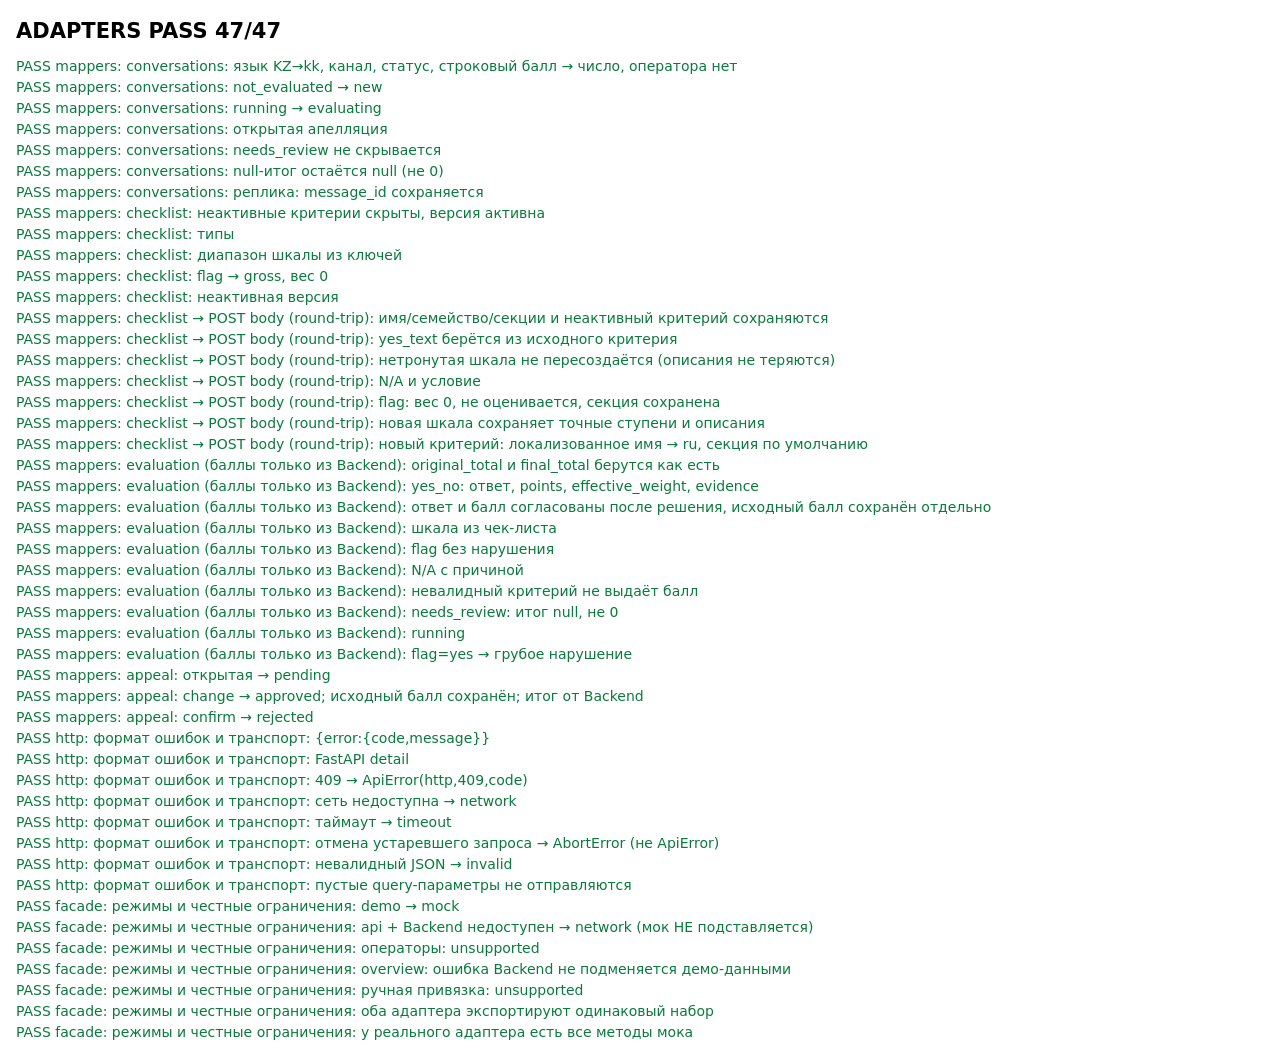
<file: tests/adapters.html>
<!doctype html>
<html lang="ru"><head><meta charset="utf-8"><title>adapters…</title>
<style>body{font:14px/1.5 system-ui,sans-serif;margin:16px;max-width:1000px}.ok{color:#0a7a3d}.bad{color:#b00020;font-weight:600}h2{margin:0 0 8px}</style></head>
<body><div id="out"></div><script type="module" src="./adapters.js"></script></body></html>
</file>
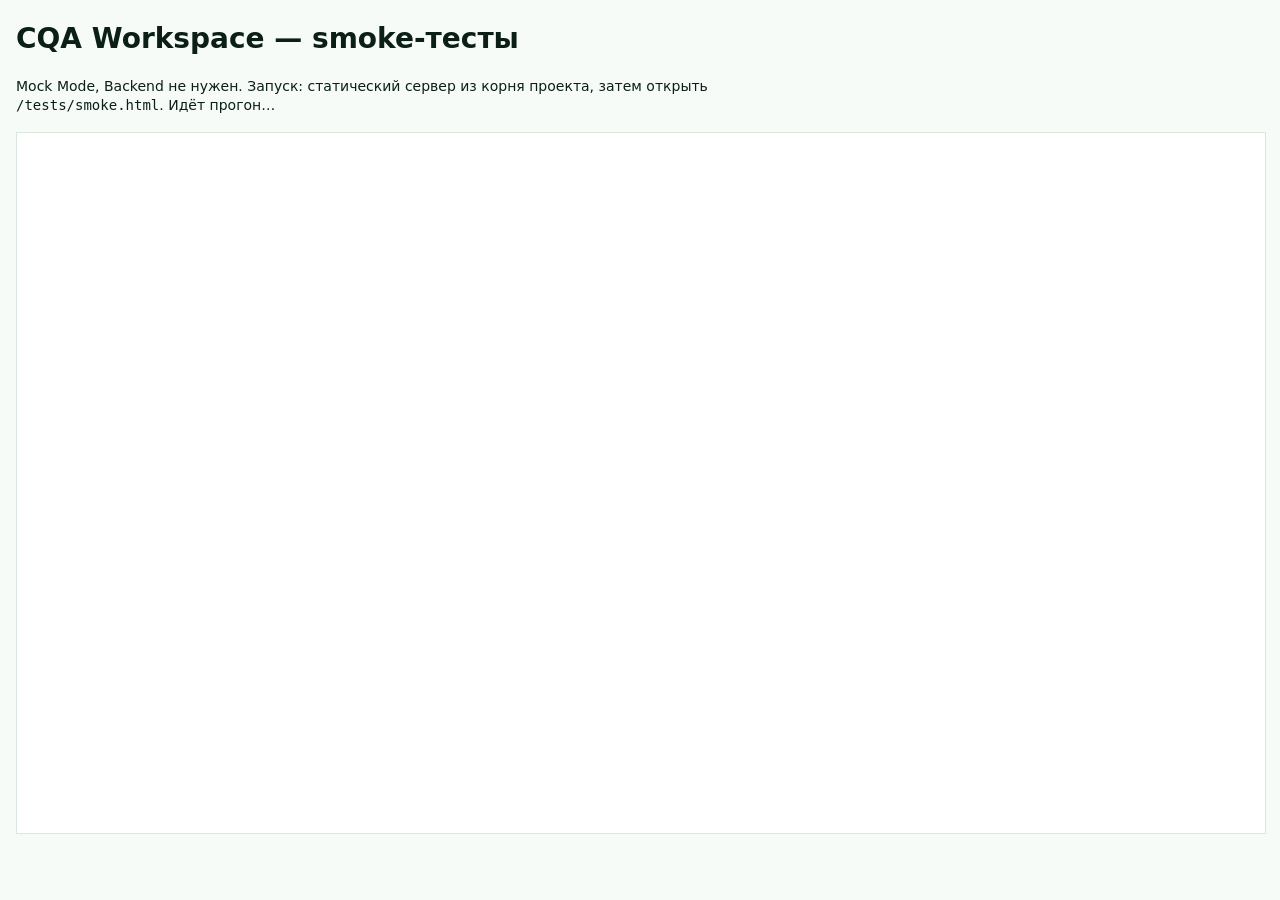
<file: tests/smoke.html>
<!doctype html>
<html lang="ru">
<head>
  <meta charset="utf-8">
  <meta name="viewport" content="width=device-width, initial-scale=1">
  <title>SMOKE …</title>
  <style>
    body { font: 14px/1.4 system-ui, sans-serif; margin: 16px; color: #0b1f16; background: #f6fbf8; }
    table { border-collapse: collapse; width: 100%; background: #fff; } th, td { padding: 6px 10px; border-bottom: 1px solid #dbe8e0; text-align: left; vertical-align: top; }
    tr.ok td:nth-child(3) { color: #1c7a3a; font-weight: 700; } tr.bad td { background: #fde8e6; color: #b3261e; }
    iframe { display: block; height: 700px; width: 1280px; max-width: 100%; border: 1px solid #dbe8e0; background: #fff; margin-top: 16px; }
    p { max-width: 90ch; }
  </style>
</head>
<body>
  <h1>CQA Workspace — smoke-тесты</h1>
  <p>Mock Mode, Backend не нужен. Запуск: статический сервер из корня проекта, затем открыть <code>/tests/smoke.html</code>. Идёт прогон…</p>
  <div id="out"></div>
  <iframe id="app" title="Workspace under test"></iframe>
  <script type="module" src="./smoke.js"></script>
</body>
</html>
</file>
<file: css/styles.css>
/* =========================================================
   CQA Insight — design tokens
   Цвета Freedom взяты пикселями из предоставленного логотипа
   (assets/freedom-logo.png). Это НЕ официальный брендбук.
   ========================================================= */
:root {
  /* brand (sampled from logo) */
  --c-green: #4fb84f;
  --c-green-600: #3fa341;
  --c-green-dark: #045333;
  --c-green-deep: #03402a;
  /* surfaces */
  --c-bg: #f6fbf8;
  --c-mint: #e8f6ed;
  --c-surface: #ffffff;
  --c-glass: rgba(255, 255, 255, .62);
  --c-glass-strong: rgba(255, 255, 255, .8);
  --c-glass-border: rgba(255, 255, 255, .85);
  /* text */
  --c-ink: #0b1f16;
  --c-text: #2a3a31;
  --c-muted: #5a6b61;
  --c-line: #dbe8e0;
  /* status */
  --c-warn: #b36b00;
  --c-warn-bg: #fff3d6;
  --c-info: #2b4a9a;
  --c-info-bg: #e6edfc;
  --c-ok-bg: #e2f5e5;
  --c-error: #b3261e;

  /* typography */
  --font-sans: "Open Sans", "Segoe UI", system-ui, -apple-system, sans-serif;
  --fs-display: clamp(2.25rem, 4.6vw, 4rem);
  --fs-h2: clamp(1.75rem, 3.4vw, 2.75rem);
  --fs-lead: clamp(1rem, 1.3vw, 1.125rem);
  --fs-body: .9375rem;
  --fs-small: .8125rem;

  /* radius / spacing / shadow */
  --r-sm: 10px; --r-md: 16px; --r-lg: 24px; --r-pill: 999px;
  --sp-1: 4px; --sp-2: 8px; --sp-3: 12px; --sp-4: 16px; --sp-5: 24px; --sp-6: 32px; --sp-7: 48px; --sp-8: 72px;
  --sh-1: 0 4px 16px rgba(4, 83, 51, .06);
  --sh-2: 0 14px 40px rgba(4, 83, 51, .10);
  --sh-3: 0 30px 70px rgba(4, 83, 51, .16);
  --glow: 0 10px 34px rgba(79, 184, 79, .38);

  /* motion */
  --dur: 450ms;
  --ease: cubic-bezier(.22, .61, .36, 1);
  --maxw: 1180px;
  --section-y: clamp(64px, 8vw, 120px);
}

* { box-sizing: border-box; }
html { scroll-behavior: smooth; }
html, body { margin: 0; }
body { background: var(--c-bg); color: var(--c-text); font-family: var(--font-sans); overflow-x: clip; -webkit-font-smoothing: antialiased; }
h1, h2, h3, p { margin: 0; }
/* аккуратные переносы: без автоматической расстановки дефисов (нет «значе-ние», «каче-ства») */
h1, h2, h3 { hyphens: manual; overflow-wrap: break-word; word-break: normal; text-wrap: balance; }
p { hyphens: manual; overflow-wrap: break-word; text-wrap: pretty; }
em { font-style: italic; color: var(--c-green-dark); }
#app { position: relative; }
.ico { width: 20px; height: 20px; flex: none; fill: none; stroke: currentColor; stroke-width: 1.8; stroke-linecap: round; stroke-linejoin: round; }
.ico--lg { width: 30px; height: 30px; color: var(--c-green); }
.ico--solid { stroke-width: 2.6; }

/* ---------- views ---------- */
.view { min-height: 100svh; opacity: 0; transform: translateY(16px); transition: opacity var(--dur) var(--ease), transform var(--dur) var(--ease); }
.view[hidden] { display: none; }
.view.is-active { opacity: 1; transform: none; }
.view--welcome { position: relative; background:
  radial-gradient(55% 9% at 88% 3%, rgba(79, 184, 79, .20), transparent 72%),
  radial-gradient(45% 8% at 6% 14%, rgba(255, 255, 255, .95), transparent 72%),
  radial-gradient(50% 9% at 92% 30%, rgba(79, 184, 79, .11), transparent 72%),
  radial-gradient(55% 10% at 4% 52%, rgba(79, 184, 79, .13), transparent 72%),
  radial-gradient(60% 9% at 85% 72%, rgba(4, 83, 51, .06), transparent 72%),
  radial-gradient(50% 8% at 12% 88%, rgba(79, 184, 79, .10), transparent 72%),
  linear-gradient(180deg, #f1faf4 0%, #fbfefc 28%, #f2faf5 60%, #fbfefc 100%); }
.view--welcome:not(.is-active) { transform: translateY(-12px); pointer-events: none; }
.view--login { display: grid; place-items: center; padding: 96px 16px 32px; }
.view--login[hidden], .view--dashboard[hidden] { display: none; }

/* ---------- topbar ---------- */
.brand { display: inline-flex; align-items: center; gap: 10px; text-decoration: none; color: var(--c-green-deep); font-weight: 800; font-size: 22px; letter-spacing: -.01em; border-radius: 8px; }
.brand img { height: 30px; width: auto; display: block; }
.langswitch { display: inline-flex; gap: 2px; padding: 3px; background: var(--c-glass-strong); border: 1px solid var(--c-line); border-radius: var(--r-pill); box-shadow: var(--sh-1); }
.langswitch button { appearance: none; border: 0; background: transparent; cursor: pointer; min-width: 44px; min-height: 36px; padding: 0 10px; border-radius: var(--r-pill); font-family: inherit; font-weight: 700; font-size: 13px; color: var(--c-green-dark); transition: background-color .16s, color .16s; }
.langswitch button:hover { background: var(--c-mint); }
.langswitch button[aria-pressed="true"] { background: var(--c-green); color: #fff; }

/* ---------- buttons / common ---------- */
.btn {
  appearance: none; border: 0; border-radius: var(--r-pill); cursor: pointer; min-height: 44px; padding: 12px 28px;
  display: inline-flex; align-items: center; justify-content: center; gap: 10px;
  background: linear-gradient(180deg, #5fc65f, var(--c-green) 55%, var(--c-green-600)); color: #fff;
  font-family: inherit; font-weight: 700; font-size: 15px; line-height: 1.2;
  box-shadow: 0 6px 18px rgba(63, 163, 65, .32), inset 0 1px 0 rgba(255, 255, 255, .35);
  transition: transform .16s var(--ease), box-shadow .25s var(--ease), filter .2s;
}
.btn:hover { box-shadow: var(--glow), inset 0 1px 0 rgba(255, 255, 255, .35); transform: translateY(-1px); }
.btn:active { transform: scale(.97); }
.btn--lg { padding: 16px 40px; font-size: 17px; }
.btn--arrow .ico { transition: transform .25s var(--ease); }
.btn--ghost { background: transparent; color: var(--c-green-dark); border: 1px solid var(--c-line); box-shadow: none; }
.btn--ghost:hover { background: var(--c-mint); box-shadow: none; transform: none; }
.btn--light { background: #fff; color: var(--c-green-dark); box-shadow: 0 8px 28px rgba(0, 0, 0, .18); }
.btn--light:hover { box-shadow: 0 0 0 7px rgba(255, 255, 255, .12), 0 12px 40px rgba(79, 184, 79, .55); }
:is(.btn, .link, input, .langswitch button, .brand, .scrollhint, .audio__btn, .critlist button):focus-visible { outline: 3px solid var(--c-green-dark); outline-offset: 3px; }

.glass { background: var(--c-glass); border: 1px solid var(--c-glass-border); -webkit-box-shadow: var(--sh-2), inset 0 1px 0 rgba(255, 255, 255, .9); border-radius: var(--r-lg); }
.tag { display: inline-block; padding: 3px 10px; border-radius: var(--r-pill); background: var(--c-mint); color: var(--c-green-dark); border: 1px solid #cfe9d6; font-size: 12px; font-weight: 700; white-space: nowrap; }
.tag--accent { background: var(--c-warn-bg); color: var(--c-warn); border-color: #f1d9a8; }
.demo-note { color: var(--c-muted); font-size: var(--fs-small); line-height: 1.5; }

.container { width: min(var(--maxw), 100% - 32px); margin-inline: auto; position: relative; z-index: 1; }
.section { padding-block: var(--section-y); position: relative; z-index: 1; }
.eyebrow { display: flex; align-items: center; gap: 10px; color: var(--c-green-600); font-weight: 700; text-transform: uppercase; letter-spacing: .09em; font-size: 12.5px; margin-bottom: 14px; }
.eyebrow::before { content: ""; width: 9px; height: 9px; border-radius: 50%; border: 2px solid var(--c-green); }
.display { font-size: var(--fs-display); line-height: 1.08; font-weight: 800; letter-spacing: -.02em; color: var(--c-ink); }
.h2 { font-size: var(--fs-h2); line-height: 1.12; font-weight: 800; letter-spacing: -.015em; color: var(--c-ink); max-width: 22ch; }
.display em, .h2 em { color: var(--c-green-dark); }
.lead { font-size: var(--fs-lead); line-height: 1.65; color: var(--c-text); }

/* ---------- reveal on scroll ---------- */
.js .reveal { opacity: 0; transform: translateY(26px); transition: opacity .75s var(--ease), transform .75s var(--ease); transition-delay: calc(var(--i, 0) * 110ms); }
.js .reveal.in { opacity: 1; transform: none; }

/* ---------- floating glass ---------- */
.floaty { animation: floaty 7s ease-in-out infinite; will-change: transform; }
.floaty--b { animation-duration: 8.5s; animation-delay: -2s; }
.floaty--c { animation-duration: 6s; animation-delay: -1s; }
@keyframes floaty { 50% { transform: translateY(-10px); } }

/* ---------- hero ---------- */
.hero { position: relative; z-index: 1; min-height: 100svh; display: grid; grid-template-rows: 1fr auto auto; align-items: center; padding-top: 72px; }

.hero__main { position: relative; z-index: 1; display: grid; align-items: center; grid-template-columns: minmax(0, 1fr) auto minmax(0, 1fr); padding-block: 40px 28px; }
.hero__main > * { position: relative; z-index: 1; }
.hero__main > .wave { grid-row: 1; grid-column: 1 / -1; z-index: 0; width: 100%; height: clamp(200px, 34vh, 330px); align-self: center; pointer-events: none; }
.hero__center { grid-row: 1; grid-column: 2; display: flex; flex-direction: column; align-items: center; text-align: center; max-width: min(540px, 92vw); padding-inline: 8px; }
.hero__logo { position: absolute; z-index: -1; top: -86px; left: 50%; width: clamp(84px, 9vw, 116px); height: auto; translate: -50% 0; }
.hero__title { font-size: clamp(3.25rem, 8.4vw, 7rem); line-height: 1; font-weight: 800; letter-spacing: -.015em; white-space: nowrap; color: var(--c-ink); }
.hero__title .ch { display: inline-block; transform-origin: 50% 60%; }
.hero__subtitle { margin-top: 6px; font-size: clamp(1.15rem, 2vw, 1.6rem); font-weight: 800; color: var(--c-ink); }
.hero__desc { margin: 14px 0 26px; color: var(--c-text); line-height: 1.55; max-width: 34ch; font-size: var(--fs-lead); }

.pills { position: relative; z-index: 1; list-style: none; margin: 0 auto; padding: 0 16px; width: min(900px, 100%); display: grid; grid-template-columns: repeat(3, 1fr); gap: 14px; }
.pills li { display: flex; align-items: center; gap: 12px; padding: 14px 18px; border-radius: 18px; transition: transform .3s var(--ease), box-shadow .3s; min-width: 0; }
.pills li:hover { transform: translateY(-3px); box-shadow: var(--sh-3), inset 0 1px 0 #fff; }
.pills .ico { width: 26px; height: 26px; color: var(--c-green-600); }
.pills div { display: flex; flex-direction: column; min-width: 0; }
.pills b { font-size: 14px; color: var(--c-ink); line-height: 1.25; }
.pills span { font-size: 12.5px; color: var(--c-muted); line-height: 1.3; }
.scrollhint { appearance: none; border: 1px solid var(--c-line); background: var(--c-glass-strong); width: 44px; height: 44px; border-radius: 50%; margin: 20px auto 28px; display: grid; place-items: center; cursor: pointer; color: var(--c-green-dark); position: relative; z-index: 1; box-shadow: var(--sh-1); animation: nudge 2.4s ease-in-out infinite; }
@keyframes nudge { 50% { transform: translateY(5px); } }
.wave { display: block; }

/* ---------- green flow ---------- */
.flow { position: absolute; left: 0; top: 0; width: 100%; height: 100%; z-index: 0; pointer-events: none; overflow: visible; }
.flow path { fill: none; stroke-linecap: round; stroke-linejoin: round; }
.flow__ghost { stroke: rgba(79, 184, 79, .12); stroke-width: 1.2; }
.flow__band { stroke: rgba(79, 184, 79, .05); stroke-width: 20; }
.flow__line { stroke: url(#flow-grad); stroke-width: 2; }

/* ---------- about ---------- */
.about__grid { display: grid; grid-template-columns: minmax(0, 1fr) minmax(0, 1.05fr); gap: clamp(32px, 6vw, 88px); align-items: center; }
.about__text .lead { margin-top: 20px; max-width: 46ch; }
.ticks { list-style: none; margin: 24px 0 0; padding: 0; display: flex; flex-wrap: wrap; gap: 12px 26px; }
.ticks li { display: flex; align-items: center; gap: 8px; font-size: 14.5px; font-weight: 600; color: var(--c-ink); }
.ticks .ico { color: var(--c-green); width: 22px; height: 22px; }
.audio { position: relative; padding: 26px 26px 22px; border-radius: 28px; transform-origin: center; }
.audio__badge { position: absolute; top: -22px; right: 22px; display: flex; align-items: center; gap: 10px; padding: 10px 16px; border-radius: 16px; background: var(--c-glass-strong); border: 1px solid #fff; box-shadow: var(--sh-2); }
.audio__badge .ico { width: 26px; height: 26px; padding: 5px; border-radius: 50%; background: var(--c-green); color: #fff; }
.audio__badge div { display: flex; flex-direction: column; line-height: 1.2; }
.audio__badge b { font-size: 13px; color: var(--c-ink); }
.audio__badge span { font-size: 12px; color: var(--c-muted); }
.audio__head { margin-bottom: 14px; }
.audio__player { display: flex; align-items: center; gap: 16px; }
.audio__btn { appearance: none; border: 0; flex: none; width: 48px; height: 48px; border-radius: 50%; background: linear-gradient(180deg, #5fc65f, var(--c-green-600)); color: #fff; display: grid; place-items: center; cursor: pointer; box-shadow: 0 6px 18px rgba(63, 163, 65, .4); transition: transform .16s var(--ease); }
.audio__btn:hover { transform: scale(1.06); }
.audio__wave { flex: 1; min-width: 0; height: 64px; display: flex; align-items: center; gap: 3px; }
.audio__wave i { flex: 1; min-width: 2px; height: var(--h); border-radius: 3px; background: #b9e2bb; transform-origin: center; animation: bar 2.6s ease-in-out infinite; animation-delay: var(--d); animation-play-state: paused; }
.in .audio__wave i, .audio.in .audio__wave i { animation-play-state: running; }
.audio__wave i.is-played { background: var(--c-green); }
@keyframes bar { 50% { transform: scaleY(.62); } }
.audio__progress { height: 4px; border-radius: 99px; background: #dcebe0; margin-top: 14px; overflow: hidden; }
.audio__progress i { display: block; height: 100%; width: 0; background: var(--c-green); border-radius: inherit; }
.audio__time { display: flex; gap: 6px; justify-content: flex-end; margin-top: 6px; font-size: 12px; color: var(--c-muted); font-variant-numeric: tabular-nums; }
.audio__result { margin-top: 18px; padding: 16px; border-radius: 18px; background: rgba(255, 255, 255, .7); border: 1px solid var(--c-line); }
.audio__result h3 { font-size: 13px; color: var(--c-muted); font-weight: 700; margin-bottom: 10px; }
.audio__result ul { list-style: none; margin: 0; padding: 0; display: grid; gap: 8px; }
.audio__result li { display: flex; justify-content: space-between; align-items: center; font-size: 14px; color: var(--c-ink); gap: 8px; }
.ok { color: var(--c-green); }
.audio__score { margin-top: 12px; padding-top: 12px; border-top: 1px dashed var(--c-line); display: flex; justify-content: space-between; align-items: baseline; font-size: 14px; font-weight: 600; color: var(--c-ink); gap: 8px; }
.audio__score strong { font-size: 32px; color: var(--c-green-dark); font-weight: 800; line-height: 1; }
.audio__score small { font-size: 14px; color: var(--c-muted); font-weight: 600; }

/* ---------- how ---------- */
.how__head { margin-bottom: 36px; }
.how__grid { display: grid; gap: 8px; }
.steps { list-style: none; margin: 0; padding: 0; display: grid; grid-template-columns: repeat(3, 1fr); gap: 28px; position: relative; }
.step { position: relative; padding: 26px 22px 22px; display: flex; flex-direction: column; gap: 8px; min-width: 0; transition: transform .3s var(--ease), box-shadow .3s; }
.step:hover { transform: translateY(-4px); box-shadow: var(--sh-3), inset 0 1px 0 #fff; }
.step__num { position: absolute; top: -14px; right: 18px; min-width: 38px; height: 28px; padding: 0 10px; display: grid; place-items: center; border-radius: 99px; background: var(--c-green); color: #fff; font-weight: 800; font-size: 13px; box-shadow: 0 6px 14px rgba(63, 163, 65, .4); }
.step h3 { font-size: 18px; line-height: 1.25; color: var(--c-ink); margin-top: 6px; }
.step p { font-size: var(--fs-body); line-height: 1.55; color: var(--c-text); }
/* соединитель между карточками */
.step:not(:last-child)::after { content: ""; position: absolute; top: 50%; left: 100%; width: 28px; height: 2px; background: repeating-linear-gradient(90deg, var(--c-green) 0 6px, transparent 6px 11px); transform-origin: left; transform: scaleX(0); transition: transform .8s var(--ease); transition-delay: calc(var(--i) * 300ms + 500ms); }
.js .step.in:not(:last-child)::after { transform: scaleX(1); }
html:not(.js) .step:not(:last-child)::after { transform: none; }
.viz { margin-top: 12px; padding: 12px; border-radius: 14px; background: rgba(255, 255, 255, .65); border: 1px solid var(--c-line); min-height: 76px; }
.viz--files { display: grid; gap: 8px; }
.viz--files span { display: flex; align-items: center; gap: 8px; font-size: 13px; color: var(--c-ink); font-weight: 600; }
.viz--files .ico { color: var(--c-green); width: 18px; height: 18px; }
.viz__bar { height: 6px; border-radius: 99px; background: #dcebe0; overflow: hidden; display: block !important; padding: 0; }
.viz__bar i { display: block; height: 100%; width: 0; background: var(--c-green); transition: width 1.6s var(--ease) .9s; }
.step.in .viz__bar i { width: 82%; }
.viz--scan { display: grid; gap: 8px; position: relative; overflow: hidden; }
.viz--scan i { height: 8px; border-radius: 99px; background: #d8eadc; }
.viz--scan i:nth-child(1) { width: 92%; } .viz--scan i:nth-child(2) { width: 70%; } .viz--scan i:nth-child(3) { width: 84%; } .viz--scan i:nth-child(4) { width: 52%; }
.viz--scan::after { content: ""; position: absolute; inset: 0 auto 0 -40%; width: 40%; background: linear-gradient(90deg, transparent, rgba(79, 184, 79, .35), transparent); animation: scan 2.8s ease-in-out infinite; animation-play-state: paused; }
.step.in .viz--scan::after { animation-play-state: running; }
@keyframes scan { to { left: 110%; } }
.viz--result { display: flex; align-items: center; gap: 12px; }
.viz--result strong { font-size: 34px; font-weight: 800; color: var(--c-green-dark); line-height: 1; }
.viz--result span { font-size: 12.5px; color: var(--c-muted); font-style: italic; line-height: 1.4; }

/* ---------- features (bento) ---------- */
.features .h2 { margin-bottom: 36px; }
.bento { display: grid; grid-template-columns: repeat(12, 1fr); gap: 16px; }
.bcard { padding: 22px; display: flex; flex-direction: column; gap: 8px; min-width: 0; border-radius: var(--r-lg); transition: transform .3s var(--ease), box-shadow .3s, border-color .3s; position: relative; overflow: hidden; }
.bcard:hover { transform: translateY(-5px); box-shadow: var(--sh-3), inset 0 1px 0 #fff; }
.bcard h3 { font-size: 17px; line-height: 1.25; color: var(--c-ink); }
.bcard p { font-size: 14px; line-height: 1.55; color: var(--c-text); }
.bcard--ai { grid-column: span 5; flex-direction: row; align-items: center; gap: 18px; min-height: 190px; }
.bcard--ai .ico { align-self: flex-start; }
.bcard--ai .bcard__txt { flex: 1; min-width: 0; display: grid; gap: 8px; }
.bcard--multi { grid-column: span 3; }
.bcard--evidence { grid-column: span 4; }
.bcard--ops { grid-column: span 4; min-height: 210px; }
.bcard--appeals { grid-column: span 4; }
.bcard--check { grid-column: span 4; }
.js .bcard.reveal.in:hover { transform: translateY(-5px); }

.ring { position: relative; width: 112px; height: 112px; flex: none; }
.ring svg { width: 100%; height: 100%; rotate: -90deg; }
.ring circle { fill: none; stroke-width: 10; }
.ring__bg { stroke: #dcebe0; }
.ring__fg { stroke: var(--c-green); stroke-linecap: round; stroke-dasharray: 100; stroke-dashoffset: 100; transition: stroke-dashoffset 1.5s var(--ease) .3s; }
.js .bcard.in .ring__fg { stroke-dashoffset: 8; }
html:not(.js) .ring__fg { stroke-dashoffset: 8; }
.ring strong { position: absolute; inset: 0; display: grid; place-content: center; text-align: center; font-size: 30px; font-weight: 800; color: var(--c-green-dark); line-height: 1; }
.ring small { font-size: 11px; color: var(--c-muted); font-weight: 600; }
.chips { display: flex; gap: 8px; margin-top: auto; flex-wrap: wrap; }
.chips b { padding: 6px 14px; border-radius: 99px; background: rgba(255, 255, 255, .8); border: 1px solid #cfe9d6; font-size: 13px; color: var(--c-green-dark); transition: background-color .2s, color .2s, transform .2s; }
.bcard--multi:hover .chips b { background: var(--c-green); color: #fff; }
.bcard--multi:hover .chips b:nth-child(2) { transition-delay: .06s; } .bcard--multi:hover .chips b:nth-child(3) { transition-delay: .12s; }
.quote { margin: 0; padding: 12px 14px; border-left: 3px solid var(--c-green); background: rgba(255, 255, 255, .7); border-radius: 0 12px 12px 0; font-size: 14px; line-height: 1.5; color: var(--c-ink); }
.quote mark { background: #cdf0cc; color: inherit; padding: 0 3px; border-radius: 4px; box-shadow: 0 0 0 0 rgba(79, 184, 79, .0); animation: mark 3.6s ease-in-out infinite; }
@keyframes mark { 50% { background: #a8e3a7; } }
.bcard--evidence .tag { align-self: flex-start; margin-top: auto; }
.minibars { display: flex; align-items: flex-end; gap: 10px; height: 76px; margin-top: auto; }
.minibars i { flex: 1; height: var(--h); background: linear-gradient(180deg, #86d886, var(--c-green)); border-radius: 7px 7px 2px 2px; transform-origin: bottom; transform: scaleY(0); transition: transform .9s var(--ease); }
.js .bcard.in .minibars i { transform: none; }
html:not(.js) .minibars i { transform: none; }
.minibars i:nth-child(2) { transition-delay: .08s; } .minibars i:nth-child(3) { transition-delay: .16s; } .minibars i:nth-child(4) { transition-delay: .24s; } .minibars i:nth-child(5) { transition-delay: .32s; }
.stepper { list-style: none; margin: auto 0 0; padding: 0; display: flex; align-items: flex-start; justify-content: space-between; position: relative; }
.stepper::before { content: ""; position: absolute; top: 17px; left: 17px; right: 17px; height: 2px; background: #dcebe0; }
.stepper li { position: relative; display: flex; flex-direction: column; align-items: center; gap: 6px; flex: 1; min-width: 0; }
.stepper span { width: 34px; height: 34px; border-radius: 50%; display: grid; place-items: center; background: #fff; border: 2px solid #cfe0d4; color: #8ea597; }
.stepper .ico { width: 16px; height: 16px; }
.stepper em { font-style: normal; font-size: 12px; color: var(--c-muted); text-align: center; overflow-wrap: anywhere; }
.stepper .is-done span { background: var(--c-green); border-color: var(--c-green); color: #fff; }
.stepper .is-now span { border-color: #e0a526; color: #b36b00; animation: pulse 2s ease-in-out infinite; }
.stepper .is-now em { color: var(--c-ink); font-weight: 700; }
@keyframes pulse { 50% { box-shadow: 0 0 0 6px rgba(224, 165, 38, .18); } }
.critlist { list-style: none; margin: 4px 0 0; padding: 0; display: grid; gap: 6px; }
.critlist button { appearance: none; background: rgba(255, 255, 255, .75); border: 1px solid var(--c-line); border-radius: 10px; width: 100%; display: flex; align-items: center; gap: 10px; padding: 8px 10px; font-family: inherit; font-size: 13.5px; color: var(--c-ink); cursor: pointer; text-align: left; min-height: 38px; transition: background-color .2s, border-color .2s; }
.critlist button:hover { border-color: #b6dcba; background: #fff; }
.critlist .box { width: 18px; height: 18px; border-radius: 6px; border: 2px solid #b6cdbb; flex: none; background: #fff center/14px no-repeat; transition: background-color .2s, border-color .2s; }
.critlist button[aria-checked="true"] .box { background-color: var(--c-green); border-color: var(--c-green); background-image: url("data:image/svg+xml,%3Csvg xmlns='http://www.w3.org/2000/svg' viewBox='0 0 20 20'%3E%3Cpath d='M5 10.5l3.2 3.2L15 6.8' fill='none' stroke='white' stroke-width='2.4' stroke-linecap='round' stroke-linejoin='round'/%3E%3C/svg%3E"); }
.addcrit { display: inline-flex; align-items: center; gap: 6px; margin-top: 4px; font-size: 13px; font-weight: 700; color: var(--c-green-600); }
.addcrit .ico { width: 16px; height: 16px; }

/* ---------- analytics preview ---------- */
.preview__grid { display: grid; grid-template-columns: minmax(0, .8fr) minmax(0, 2fr); gap: clamp(24px, 4vw, 56px); align-items: center; }
.preview__text .lead { margin-top: 16px; max-width: 34ch; }
.preview__text .demo-note { margin-top: 18px; display: flex; gap: 8px; align-items: flex-start; }
.appwin { border-radius: 22px; background: rgba(255, 255, 255, .88); border: 1px solid #fff; box-shadow: var(--sh-3), 0 0 0 1px var(--c-line); padding: 12px; transform-origin: 20% 50%; transition: transform .7s var(--ease), opacity .75s var(--ease); }
.appwin__bar { display: flex; align-items: center; gap: 12px; padding: 2px 6px 10px; }
.dots { display: inline-flex; gap: 6px; } .dots i { width: 10px; height: 10px; border-radius: 50%; background: #cfe0d4; }
.dots i:first-child { background: var(--c-green); }
.appwin__title { font-weight: 700; font-size: 13px; color: var(--c-muted); flex: 1; }
.appwin__body { display: grid; grid-template-columns: 52px minmax(0, 1fr); gap: 12px; }
.side { display: flex; flex-direction: column; gap: 6px; padding: 8px 6px; border-radius: 16px; background: linear-gradient(180deg, var(--c-green-dark), var(--c-green-deep)); align-items: center; }
.side span { width: 36px; height: 36px; border-radius: 11px; display: grid; place-items: center; color: rgba(255, 255, 255, .65); }
.side span.is-on { background: rgba(255, 255, 255, .16); color: #fff; }
.appmain { display: grid; gap: 12px; min-width: 0; }
.kpis { display: grid; grid-template-columns: repeat(3, 1fr); gap: 12px; }
.kpi { background: #fff; border: 1px solid var(--c-line); border-radius: 14px; padding: 12px 14px; display: flex; flex-direction: column; gap: 4px; min-width: 0; position: relative; }
.kpi span { font-size: 12px; color: var(--c-muted); }
.kpi strong { font-size: clamp(1.4rem, 2.4vw, 2rem); color: var(--c-green-dark); font-weight: 800; line-height: 1.1; }
.delta { position: absolute; top: 12px; right: 12px; font-style: normal; font-size: 12px; font-weight: 700; color: var(--c-green-600); }
.mid { display: grid; grid-template-columns: minmax(0, 1.5fr) minmax(0, 1fr); gap: 12px; }
.pcard { background: #fff; border: 1px solid var(--c-line); border-radius: 14px; padding: 12px 14px; min-width: 0; }
.pcard h3 { font-size: 12.5px; color: var(--c-muted); font-weight: 700; margin-bottom: 8px; }
.chart { width: 100%; height: auto; display: block; overflow: visible; }
.chart .line { fill: none; stroke: var(--c-green); stroke-width: 3.5; stroke-linecap: round; stroke-linejoin: round; stroke-dasharray: 1; stroke-dashoffset: 1; transition: stroke-dashoffset 2s var(--ease) .3s; }
.chart .area { fill: url(#cg); opacity: 0; transition: opacity 1.2s ease 1.2s; }
.chart .grid { stroke: #e3ece6; stroke-width: 1; }
.chart .dot { fill: #fff; stroke: var(--c-green); stroke-width: 3; opacity: 0; transition: opacity .4s ease 2s; }
.appwin.in .chart .line { stroke-dashoffset: 0; }
.appwin.in .chart .area, .appwin.in .chart .dot { opacity: 1; }
html:not(.js) .chart .line { stroke-dashoffset: 0; }
.statuses { list-style: none; margin: 0; padding: 0; display: grid; gap: 10px; }
.statuses li { display: grid; gap: 5px; font-size: 12.5px; }
.statuses .row { display: flex; justify-content: space-between; gap: 8px; }
.statuses .bar { height: 7px; border-radius: 99px; background: #e5eee8; overflow: hidden; }
.statuses .bar i { display: block; height: 100%; width: var(--w); background: var(--c); border-radius: inherit; transform-origin: left; transform: scaleX(0); transition: transform 1.2s var(--ease) .6s; }
.appwin.in .statuses .bar i { transform: none; }
.tablewrap { overflow-x: auto; }
table { width: 100%; border-collapse: collapse; font-size: 13px; }
th, td { text-align: left; padding: 7px 10px; border-bottom: 1px solid var(--c-line); white-space: nowrap; }
th { color: var(--c-muted); font-weight: 700; font-size: 11px; text-transform: uppercase; letter-spacing: .04em; }
tbody tr:last-child td { border-bottom: 0; }
.st { display: inline-block; padding: 2px 9px; border-radius: 99px; font-size: 11.5px; font-weight: 700; }
.st--approved { background: var(--c-ok-bg); color: #1f6b2f; }
.st--review { background: var(--c-warn-bg); color: #8a5a00; }
.st--appealed { background: var(--c-info-bg); color: var(--c-info); }
.lang-code { font-variant: all-small-caps; font-weight: 700; letter-spacing: .04em; }

/* ---------- final CTA ---------- */
.cta { background: linear-gradient(180deg, transparent 55%, var(--c-green-deep) 100%), radial-gradient(120% 140% at 80% 0%, #0a7a47 0%, var(--c-green-dark) 45%, var(--c-green-deep) 100%); color: #fff; overflow: hidden; padding-block: clamp(80px, 10vw, 140px); }
.cta::before { content: ""; position: absolute; inset: auto auto -50% -10%; width: 60%; aspect-ratio: 1; border-radius: 50%; background: radial-gradient(closest-side, rgba(79, 184, 79, .35), transparent); pointer-events: none; }
.cta__arc { position: absolute; inset: 0 0 auto 0; width: 100%; height: 60%; pointer-events: none; }
.arc { fill: none; stroke-width: 2; }
.arc--a { stroke: rgba(111, 220, 111, .55); stroke-dasharray: 2200; stroke-dashoffset: 2200; transition: stroke-dashoffset 2.2s var(--ease); }
.arc--b { stroke: rgba(255, 255, 255, .12); }
.cta.arc-in .arc--a { stroke-dashoffset: 0; }
html:not(.js) .arc--a { stroke-dashoffset: 0; }
.cta__box { display: flex; flex-direction: column; align-items: center; text-align: center; gap: 18px; }
.cta .h2 { color: #fff; max-width: 20ch; }
.cta .h2 em { color: #7fe27f; }
.cta .lead { color: #cfe9d8; max-width: 52ch; }

/* ---------- login / dashboard ---------- */
.card { background: #fff; border: 1px solid var(--c-line); border-radius: var(--r-md); padding: 24px; box-shadow: var(--sh-2); }
.login { width: min(420px, 100%); display: flex; flex-direction: column; gap: 16px; }
.login h2 { font-size: 24px; line-height: 1.2; color: var(--c-ink); }
.field { display: flex; flex-direction: column; gap: 6px; font-size: 14px; font-weight: 600; }
.field input { font-family: inherit; font-size: 16px; padding: 11px 12px; min-height: 44px; border: 1px solid #c4d3ca; border-radius: var(--r-sm); }
.form-error { color: var(--c-error); font-size: 14px; }
.link { color: var(--c-muted); font-size: 14px; text-align: center; text-decoration: none; padding: 8px; }
.link:hover { color: var(--c-green-dark); }
.card h3 { font-size: 14px; color: var(--c-muted); font-weight: 600; }
.kpi-num { margin-top: 8px; font-size: 36px; font-weight: 800; color: var(--c-ink); }

/* =========================================================
   Glass Motion Upgrade: слои фона, 3D-объекты, глубина карточек
   ========================================================= */
/* фоновые ленты: 3 слоя глубины + лёгкий параллакс (translate управляется JS через --sy) */
.ribbons { position: fixed; inset: 0; overflow: hidden; pointer-events: none; z-index: 0; }
.rb { position: absolute; left: -2%; top: -4%; width: 104%; height: 108%; will-change: transform; }

/* 3D-гарнитура: слоистый SVG + параллакс от курсора + покачивание */
.hero__headset { grid-row: 1; grid-column: 1; justify-self: end; position: relative; width: clamp(190px, 23vw, 350px); margin-right: clamp(0px, 2vw, 40px); perspective: 900px; }
.hs3d { transform-style: preserve-3d; transform: rotateX(var(--hrx, 0deg)) rotateY(var(--hry, 0deg)); transition: transform .7s var(--ease); }
.hs3d.is-tracking { transition: transform .12s linear; }
.hs3d__sway { transform-origin: 50% 75%; animation: sway 9s ease-in-out infinite; }
@keyframes sway { 0%, 100% { transform: rotate(-1.6deg) translateY(0); } 50% { transform: rotate(1.6deg) translateY(-9px); } }

/* стеклянная панель: preserve-3d, объёмные столбцы, наклон по hover */
  background: linear-gradient(145deg, rgba(79, 184, 79, .30), rgba(255, 255, 255, .22)); border: 1px solid rgba(255, 255, 255, .7); box-shadow: 0 34px 60px rgba(4, 83, 51, .18); }
  background: linear-gradient(150deg, rgba(255, 255, 255, .92), rgba(226, 247, 231, .55) 55%, rgba(255, 255, 255, .72)); border: 1px solid rgba(255, 255, 255, .95);
  box-shadow: 0 28px 60px rgba(4, 83, 51, .2), 0 6px 16px rgba(4, 83, 51, .08), inset 0 1px 0 #fff, inset 0 -18px 30px rgba(79, 184, 79, .08); }
  background: linear-gradient(180deg, #8fe08f, var(--c-green) 60%, #2f9a4a); box-shadow: 0 8px 12px rgba(4, 83, 51, .15); }
  background: linear-gradient(145deg, rgba(255, 255, 255, .96), rgba(207, 240, 212, .78)); border: 1px solid #fff; box-shadow: 0 16px 30px rgba(4, 83, 51, .22), inset 0 1px 0 #fff; }

/* аудиокарточка: глубина между слоями, мягкая тень, реакция Play */
.audio { padding: 28px 28px 24px; border-radius: 30px;
  background: linear-gradient(150deg, rgba(255, 255, 255, .9), rgba(228, 247, 233, .55)); border: 1px solid rgba(255, 255, 255, .95);
  box-shadow: 0 34px 70px rgba(4, 83, 51, .16), 0 4px 14px rgba(4, 83, 51, .06), inset 0 1px 0 #fff, inset 0 -22px 40px rgba(79, 184, 79, .06); }
.audio::before { content: ""; display: none; position: absolute; z-index: -1; inset: 16px -16px -18px 16px; border-radius: 32px; rotate: 1.6deg;
  background: linear-gradient(145deg, rgba(79, 184, 79, .24), rgba(255, 255, 255, .3)); border: 1px solid rgba(255, 255, 255, .7); }
.audio::after { content: ""; position: absolute; inset: 0; border-radius: inherit; pointer-events: none; background: linear-gradient(120deg, rgba(255, 255, 255, .7), transparent 32%); }
.audio > * { position: relative; z-index: 1; }
.audio__badge { position: absolute; }
.audio__btn { position: relative; transition: transform .22s var(--ease), box-shadow .3s; }
.audio__btn:active { transform: scale(.92); }
.audio__btn::after { content: ""; position: absolute; inset: -6px; border-radius: 50%; border: 2px solid rgba(79, 184, 79, .55); opacity: 0; pointer-events: none; }
.audio.is-playing .audio__btn { box-shadow: 0 8px 26px rgba(63, 163, 65, .55); }
.audio.is-playing .audio__btn::after { animation: ripple 1.8s ease-out infinite; }
.audio.is-playing .audio__wave i { animation-duration: 1.3s; }
@keyframes ripple { from { transform: scale(.85); opacity: .85; } to { transform: scale(1.4); opacity: 0; } }

/* карточки: слоистые тени, градиентные границы, иерархия глубины */
.bcard, .step { border: 1px solid transparent;
  background: linear-gradient(var(--card-bg, rgba(255, 255, 255, .62)), var(--card-bg, rgba(255, 255, 255, .62))) padding-box,
              linear-gradient(140deg, #fff, rgba(79, 184, 79, .40) 55%, rgba(255, 255, 255, .85)) border-box;
  box-shadow: 0 1px 2px rgba(4, 83, 51, .05), 0 10px 24px rgba(4, 83, 51, .07), 0 26px 56px rgba(4, 83, 51, .07); }
.bcard:hover, .step:hover { box-shadow: 0 2px 4px rgba(4, 83, 51, .06), 0 18px 36px rgba(4, 83, 51, .11), 0 40px 80px rgba(4, 83, 51, .12); }
/* передний план: плотные белые, ярче тень */
.bcard--ai, .bcard--ops, .bcard--check { --card-bg: rgba(255, 255, 255, .96); backdrop-filter: none; -webkit-backdrop-filter: none; z-index: 2;
  box-shadow: 0 2px 4px rgba(4, 83, 51, .06), 0 16px 34px rgba(4, 83, 51, .10), 0 36px 70px rgba(4, 83, 51, .10); }
/* задний план: стекло, мягче и светлее */
.bcard--multi, .bcard--evidence, .bcard--appeals { --card-bg: rgba(255, 255, 255, .5); z-index: 1;
  box-shadow: 0 1px 2px rgba(4, 83, 51, .04), 0 8px 20px rgba(4, 83, 51, .05); }
.steps .step { --card-bg: rgba(255, 255, 255, .6); }
.steps .step:nth-child(2) { margin-top: -12px; margin-bottom: 12px; --card-bg: rgba(255, 255, 255, .86); box-shadow: 0 2px 4px rgba(4, 83, 51, .06), 0 18px 38px rgba(4, 83, 51, .12), 0 40px 76px rgba(4, 83, 51, .11); }

/* типографика: ширина колонок и размеры */
.about__grid { grid-template-columns: minmax(0, 1fr) minmax(0, 1.05fr); }
.about__text { min-width: min(100%, 340px); }
.preview__grid { grid-template-columns: minmax(360px, .85fr) minmax(0, 2fr); }
.preview__text .h2 { font-size: clamp(1.5rem, 2.2vw, 2.1rem); max-width: none; }
.h2 { max-width: 24ch; }
.display { max-width: none; font-size: clamp(2.1rem, 4.2vw, 3.75rem); }
.cta .h2 { max-width: 22ch; }

/* =========================================================
   Final polish: фото-гарнитура, появление, секции, демо, hover
   ========================================================= */
.hs3d__img { display: block; width: 100%; height: auto; filter: drop-shadow(0 14px 14px rgba(4, 83, 51, .14)); user-select: none; -webkit-user-drag: none;
  transform: translate(calc(var(--px, 0) * 8px), calc(var(--py, 0) * 5px)); transition: transform .7s var(--ease); }
.hs3d.is-tracking .hs3d__img { transition-duration: .12s; }
.hs3d__shadow { position: absolute; left: 18%; right: 10%; bottom: -18px; height: 20px; border-radius: 50%; pointer-events: none;
  background: radial-gradient(closest-side, rgba(4, 83, 51, .30), transparent); filter: blur(4px); animation: hsshadow 9s ease-in-out infinite; }
@keyframes hsshadow { 50% { transform: scale(.84); opacity: .55; } }

/* плавное появление Hero при открытии экрана (translate/opacity, без конфликта с transform) */
@keyframes heroin { from { opacity: 0; translate: 0 22px; } }
@keyframes herofade { from { opacity: 0; } }
.view--welcome.is-active .hero__title { animation: heroin .9s var(--ease) .05s backwards; }
.view--welcome.is-active .hero__subtitle { animation: heroin .9s var(--ease) .15s backwards; }
.view--welcome.is-active .hero__desc { animation: heroin .9s var(--ease) .25s backwards; }
.view--welcome.is-active #start-btn { animation: heroin .9s var(--ease) .35s backwards; }
.view--welcome.is-active .hero__logo, .view--welcome.is-active .hero__main > .wave { animation: herofade 1.2s var(--ease) backwards; }
.view--welcome.is-active .hs3d { animation: heroin 1.1s var(--ease) .2s backwards; }
.view--welcome.is-active .pills li { animation: heroin .9s var(--ease) .5s backwards; }
.view--welcome.is-active .pills li:nth-child(2) { animation-delay: .6s; }
.view--welcome.is-active .pills li:nth-child(3) { animation-delay: .7s; }
/* скрытая вкладка: постоянные анимации на паузе */
.tab-hidden *, .tab-hidden *::before, .tab-hidden *::after { animation-play-state: paused !important; }

/* чередование очень светлых оттенков между секциями */

/* About: демонстрационная последовательность AI-анализа */
.audio__head { display: flex; align-items: center; gap: 10px; }
.aistat { display: inline-flex; align-items: center; gap: 8px; font-size: 12px; font-weight: 700; color: var(--c-green-600); }
.aistat[hidden] { display: none; }
.aistat i { width: 8px; height: 8px; border-radius: 50%; background: var(--c-green); animation: aipulse 1.1s ease-in-out infinite; }
.aistat.is-done i { animation: none; }
@keyframes aipulse { 50% { transform: scale(1.7); opacity: .4; } }
.audio.in:not(.is-playing) .audio__wave i { animation-play-state: paused; }
.audio[data-run] .audio__result li { opacity: .38; transition: opacity .4s var(--ease); }
.audio[data-run] .audio__result li .ok { display: inline-block; transform: scale(0); transition: transform .45s var(--ease); }
.audio[data-run] .audio__result li.is-lit { opacity: 1; }
.audio[data-run] .audio__result li.is-lit .ok { transform: scale(1); }
.audio[data-run] .audio__score { opacity: 0; transform: translateY(8px); transition: opacity .6s var(--ease), transform .6s var(--ease); }
.audio[data-run] .audio__score.is-on { opacity: 1; transform: none; }

/* единая система карточек (How / Features): радиус, отступы, текст, тени, hover */
.step, .bcard { border-radius: var(--r-lg); }
.step { padding: 24px 22px 22px; }
.step h3, .bcard h3 { font-size: 17px; line-height: 1.25; }
.step p, .bcard p { font-size: 14px; line-height: 1.55; }
.bcard, .step, .steps .step:nth-child(2) { box-shadow: 0 1px 2px rgba(4, 83, 51, .05), 0 8px 20px rgba(4, 83, 51, .06); }
.bcard--ai, .bcard--ops, .bcard--check { box-shadow: 0 1px 2px rgba(4, 83, 51, .05), 0 10px 24px rgba(4, 83, 51, .08); }
.bcard--multi, .bcard--evidence, .bcard--appeals { box-shadow: 0 1px 2px rgba(4, 83, 51, .04), 0 6px 16px rgba(4, 83, 51, .05); }
.bcard:hover, .step:hover, .steps .step:nth-child(2):hover { box-shadow: 0 2px 4px rgba(4, 83, 51, .06), 0 14px 28px rgba(4, 83, 51, .09); transform: translateY(-4px); }
.js .bcard.reveal.in:hover { transform: translateY(-4px); }
.steps .step:nth-child(2) { margin: 0; --card-bg: rgba(255, 255, 255, .6); }
.step:focus-visible { outline: 2px solid var(--c-green); outline-offset: 3px; }

/* How: короткие hover/focus-эффекты */
@keyframes upl { from { width: 0; } }
@keyframes nudge { from { translate: -8px 0; opacity: .4; } }
@keyframes hl { 35% { background: var(--c-green); } }
@keyframes pop { 40% { transform: scale(1.22); } }
.step:is(:hover, :focus-visible) .viz__bar i { animation: upl 1.2s var(--ease); }
.step:is(:hover, :focus-visible) .viz--files span:not(.viz__bar) { animation: nudge .45s var(--ease) backwards; }
.step:is(:hover, :focus-visible) .viz--files span:nth-child(2) { animation-delay: .12s; }
.step:is(:hover, :focus-visible) .viz--scan i { animation: hl 1s ease; }
.step:is(:hover, :focus-visible) .viz--scan i:nth-child(2) { animation-delay: .16s; }
.step:is(:hover, :focus-visible) .viz--scan i:nth-child(3) { animation-delay: .32s; }
.step:is(:hover, :focus-visible) .viz--scan i:nth-child(4) { animation-delay: .48s; }
.viz--result strong { display: inline-block; }
.viz--result span { opacity: .65; transition: opacity .4s var(--ease), translate .4s var(--ease); }
.step:is(:hover, :focus-visible) .viz--result strong { animation: pop .5s var(--ease); }
.step:is(:hover, :focus-visible) .viz--result span { opacity: 1; translate: 3px 0; }

/* Analytics Preview: чуть крупнее */
.appwin { margin-right: calc(-1 * clamp(0px, 3vw, 52px)); }
@media (max-width: 1100px) { .appwin { margin-right: 0; } }

/* Final CTA: мягкий световой градиент */
.cta::after { content: ""; position: absolute; inset: 0; pointer-events: none;
  background: radial-gradient(60% 70% at 18% 0%, rgba(255, 255, 255, .14), transparent 70%), radial-gradient(50% 60% at 88% 100%, rgba(127, 226, 127, .16), transparent 70%); }

/* =========================================================
   Landing refinement: CTA, плашки, единый фон, Demo, hover, Dashboard
   ========================================================= */
:root { --sh-2: 0 10px 30px rgba(4, 83, 51, .08); --sh-3: 0 22px 50px rgba(4, 83, 51, .12); }

/* Hero CTA: глубокий зелёный градиент, внутренний блик, мягкая тень */
  background: linear-gradient(180deg, #3fae4f 0%, #1f8a48 50%, #0b6b3b 100%);
  box-shadow: 0 10px 22px rgba(4, 83, 51, .26), 0 2px 4px rgba(4, 83, 51, .18), inset 0 1px 0 rgba(255, 255, 255, .34), inset 0 -3px 8px rgba(2, 41, 27, .22);
  transition: transform .3s var(--ease), box-shadow .3s var(--ease); }

/* три плашки: компактнее, выше, лёгкий glass, одна линия */
.pills { top: -52px; width: min(840px, 100%); gap: 12px; align-items: stretch; }
.pills li { padding: 11px 16px; gap: 10px; border-radius: 16px; min-height: 56px; background: rgba(255, 255, 255, .66); border: 1px solid rgba(255, 255, 255, .85);
  -webkit-box-shadow: 0 6px 18px rgba(4, 83, 51, .06), inset 0 1px 0 rgba(255, 255, 255, .9); }
.pills li:hover { box-shadow: 0 10px 22px rgba(4, 83, 51, .10), inset 0 1px 0 #fff; }
.pills .ico { width: 22px; height: 22px; flex: none; }
.pills b { font-size: 13.5px; }
.pills span { font-size: 12px; }

/* единый фон: свет по странице */
.glow { position: absolute; border-radius: 50%; pointer-events: none; will-change: transform; }
.glow--a { width: 70vw; height: 70vw; left: -12vw; top: -20vw; background: radial-gradient(closest-side, rgba(79, 184, 79, .16), transparent); }
.glow--b { width: 62vw; height: 62vw; right: -18vw; top: 24vh; background: radial-gradient(closest-side, rgba(255, 255, 255, .95), transparent); }

/* About: ровная карточка в своей колонке, без смещений */
.about__grid > .audio { justify-self: center; width: 100%; max-width: 580px; margin-inline: auto; isolation: isolate; }

/* How: hover-scale (только точный указатель и десктоп), мягкое возвращение */
.js .reveal.settled { transition-delay: 0s; }
@media (hover: hover) and (pointer: fine) and (min-width: 769px) {
  .js .step.reveal.settled { transition: transform .5s var(--ease), box-shadow .5s var(--ease), opacity .5s var(--ease); }
  .js .step.reveal.in:is(:hover, :focus-visible) { transform: translateY(-10px) scale(1.05); z-index: 4;
    box-shadow: 0 26px 48px rgba(4, 83, 51, .17), 0 0 0 1.5px rgba(79, 184, 79, .7); }
}

/* Analytics Preview: почти фронтальный стеклянный дашборд + mouse tilt до ±4° */
.appwin { position: relative; transform-origin: center; }
.js .appwin.reveal { transform: perspective(1400px) translateY(26px); }
.js .appwin.reveal.in { transform: perspective(1400px) rotateX(calc(.6deg + var(--rx, 0deg))) rotateY(calc(-1.2deg + var(--ry, 0deg))); }
.js .appwin.reveal.in.is-tracking { transition: transform .14s linear, opacity .75s var(--ease); }
.appwin::after { content: ""; position: absolute; inset: 0; border-radius: inherit; pointer-events: none; opacity: 0; transition: opacity .4s var(--ease);
  background: radial-gradient(380px circle at var(--gx, 50%) var(--gy, 30%), rgba(255, 255, 255, .5), transparent 62%); }
.appwin.is-tracking::after { opacity: 1; }
.kpi { translate: calc(var(--nx, 0) * 4px) calc(var(--ny, 0) * 3px); transition: translate .6s var(--ease); }
.appwin.is-tracking .kpi { transition-duration: .14s; }

/* =========================================================
   Final: White Emerald Glass CTA, 3D AI-плашка, лёгкий фон, производительность
   ========================================================= */
/* CTA: молочно-белое стекло, мятный оттенок, изумрудный текст; без backdrop-filter и анимации теней */
.btn--glass { position: relative; overflow: hidden; width: min(300px, 100%); min-width: 280px; height: 64px; min-height: 64px; padding: 0 30px; gap: 12px;
  border-radius: 999px; font-size: 18px; font-weight: 700; letter-spacing: .005em; color: var(--c-green-dark); isolation: isolate;
  background: linear-gradient(180deg, rgba(255, 255, 255, .96), rgba(238, 250, 242, .9)); border: 1px solid rgba(79, 184, 79, .38);
  box-shadow: 0 10px 24px rgba(63, 163, 65, .16), inset 0 1px 0 #fff; transition: transform .25s var(--ease); }
.btn--glass::before { content: ""; position: absolute; z-index: -1; inset: 0; border-radius: inherit; pointer-events: none; background: linear-gradient(180deg, rgba(255, 255, 255, .55) 0%, rgba(255, 255, 255, 0) 48%); }
.btn--glass::after { content: ""; position: absolute; z-index: -2; inset: 0; border-radius: inherit; pointer-events: none; opacity: 0; transition: opacity .25s var(--ease);
  background: linear-gradient(180deg, #f2fcf5, #d9f3e0); }
.btn--glass:hover { transform: scale(1.03); box-shadow: 0 10px 24px rgba(63, 163, 65, .16), inset 0 1px 0 #fff; }
.btn--glass:hover::after { opacity: 1; }
.btn--glass .ico { width: 20px; height: 20px; flex: none; transition: transform .25s var(--ease); }
.btn--glass:hover .ico { transform: translateX(4px); }
.btn--glass:active { transform: scale(.98); transition-duration: .1s; }
.btn--glass > span { min-width: 0; text-align: center; }

/* правая 3D AI-плашка: изображение, небольшой floating */
.hero__panel { grid-row: 1; grid-column: 3; justify-self: start; margin-left: clamp(0px, 1.5vw, 28px); position: relative; width: clamp(210px, 25vw, 360px); }
.hero__panel.floaty { animation: floatsm 8s ease-in-out infinite; animation-delay: -2s; }
@keyframes floatsm { 50% { transform: translateY(-6px); } }
.aipanel { display: block; width: 100%; height: auto; user-select: none; -webkit-user-drag: none; filter: drop-shadow(0 14px 14px rgba(4, 83, 51, .14)); }
.view--welcome.is-active .hero__panel .aipanel { animation: heroin 1.1s var(--ease) .3s backwards; }

/* фон: ленты без blur и бесконечных анимаций (параллакс — один transform из JS) */
.rb--back { opacity: .7; }
.flow__ghost { stroke: rgba(79, 184, 79, .10); }
.flow__line { stroke-width: 1.8; opacity: .8; }
/* вместо SVG-маски: светлое «гало» у текста, чтобы лента визуально не пересекала буквы */
.display, .h2, .lead, .about__text p, .preview__text p, .step h3, .step p { text-shadow: 0 0 14px rgba(255, 255, 255, .95), 0 0 4px rgba(255, 255, 255, .8); }
.cta .h2, .cta .lead { text-shadow: none; }

/* бесконечные анимации секций — только пока секция видна */
:is(.section, .footer):not(.is-vis) *, :is(.section, .footer):not(.is-vis) *::before, :is(.section, .footer):not(.is-vis) *::after { animation-play-state: paused !important; }

@media (max-width: 768px) { .glow, .rb--back { display: none; } }

/* =========================================================
   Header (Freedom Glass Navigation), Footer, AI-плашка (mouse parallax)
   ========================================================= */
.topbar { position: fixed; inset: 0 0 auto 0; z-index: 50; padding: 8px clamp(10px, 3vw, 40px) 0; pointer-events: none; }
.topbar__bar { pointer-events: auto; max-width: calc(var(--maxw) + 40px); margin-inline: auto; height: 60px; display: flex; align-items: center; gap: 16px; padding: 0 10px 0 20px;
  border-radius: 999px; background: rgba(255, 255, 255, .72); border: 1px solid rgba(255, 255, 255, .95);
  box-shadow: 0 8px 24px rgba(4, 83, 51, .08), inset 0 1px 0 #fff; backdrop-filter: blur(10px); -webkit-backdrop-filter: blur(10px);
  transition: height .25s var(--ease), background-color .25s var(--ease); }
.topbar.is-solid .topbar__bar { height: 52px; background: rgba(255, 255, 255, .9); }
.topbar__nav { display: flex; gap: 2px; margin-inline: auto; }
.navlink { position: relative; padding: 9px 14px; border-radius: 999px; font-size: 14px; font-weight: 600; color: var(--c-ink); text-decoration: none; white-space: nowrap; transition: background-color .2s var(--ease), color .2s; }
.navlink::after { content: ""; position: absolute; left: 14px; right: 14px; bottom: 3px; height: 2px; border-radius: 2px; background: var(--c-green); transform: scaleX(0); transition: transform .25s var(--ease); }
.navlink:hover { background: rgba(79, 184, 79, .13); }
.navlink.is-active { color: var(--c-green-dark); }
.navlink.is-active::after { transform: scaleX(1); }
.navlink:focus-visible, .menubtn:focus-visible { outline: 3px solid var(--c-green-dark); outline-offset: 2px; }
.topbar__right { display: flex; align-items: center; gap: 10px; margin-left: auto; }
.topbar__nav + .topbar__right { margin-left: 0; }
.topbar__login.btn--glass { width: auto; min-width: 0; height: 42px; min-height: 42px; padding: 0 20px; gap: 8px; font-size: 14.5px; white-space: nowrap; }
.topbar__login.btn--glass .ico { width: 16px; height: 16px; }
.menubtn { display: none; appearance: none; width: 44px; height: 44px; border-radius: 50%; border: 1px solid var(--c-line); background: rgba(255, 255, 255, .8); cursor: pointer; place-items: center; align-content: center; gap: 4px; padding: 0; }
.menubtn i { display: block; width: 18px; height: 2px; border-radius: 2px; background: var(--c-green-dark); transition: transform .25s var(--ease), opacity .2s; }
.menubtn[aria-expanded="true"] i:nth-child(1) { transform: translateY(6px) rotate(45deg); }
.menubtn[aria-expanded="true"] i:nth-child(2) { opacity: 0; }
.menubtn[aria-expanded="true"] i:nth-child(3) { transform: translateY(-6px) rotate(-45deg); }
.mobilenav { pointer-events: auto; position: absolute; top: 72px; left: clamp(10px, 3vw, 40px); right: clamp(10px, 3vw, 40px); max-width: 420px; margin-left: auto; padding: 8px; display: grid; gap: 2px;
  border-radius: 22px; background: rgba(255, 255, 255, .96); border: 1px solid #fff; box-shadow: 0 16px 36px rgba(4, 83, 51, .14); }
.mobilenav[hidden] { display: none; }
.mobilenav .navlink { padding: 13px 16px; border-radius: 14px; font-size: 16px; }
.mobilenav .navlink::after { left: 16px; right: auto; width: 28px; }
body[data-view]:not([data-view="welcome"]) :is(.topbar__nav, .menubtn, .topbar__login, .mobilenav) { display: none; }
body[data-view]:not([data-view="welcome"]) .topbar__right { margin-left: auto; }
.section { scroll-margin-top: 24px; }
@media (max-width: 1000px) {
  .topbar__nav { display: none; }
  .menubtn { display: grid; }
  .topbar__right { margin-left: auto; }
  .topbar__login.btn--glass { height: 44px; min-height: 44px; }
}
@media (max-width: 560px) {
  .topbar__bar { padding-left: 14px; gap: 8px; }
  .brand span { display: none; }
  .topbar__right { gap: 6px; }
  .topbar__login.btn--glass { padding: 0 14px; }
  .topbar__login .ico { display: none; }
}
@media (min-width: 1001px) { .mobilenav { display: none !important; } }

/* AI-плашка: внешний .hero__panel — floating, внутренний .aitilt — mouse parallax (разные transform) */
.hero__panel { perspective: 900px; }
.aitilt { transform: translate3d(var(--pdx, 0px), var(--pdy, 0px), 0) rotateX(var(--prx, 0deg)) rotateY(var(--pry, 0deg)); transition: transform .8s var(--ease); }
.aitilt.is-tracking { transition: transform .35s var(--ease); }

/* Footer: продолжение Final CTA */
.footer { position: relative; z-index: 1; overflow: hidden; margin-top: -1px; color: #cfe3d6;
  background: radial-gradient(60% 90% at 88% 100%, rgba(79, 184, 79, .20), transparent 70%), linear-gradient(180deg, var(--c-green-deep) 0%, #02291b 100%); }
.fwave { position: relative; height: 56px; overflow: hidden; color: rgba(127, 226, 127, .38); pointer-events: none;
  -webkit-mask-image: linear-gradient(90deg, transparent, #000 15%, #000 85%, transparent); mask-image: linear-gradient(90deg, transparent, #000 15%, #000 85%, transparent); }
.fwave__track { display: flex; width: 200%; height: 100%; will-change: transform; animation: fwave 50s linear infinite; }
.fwave__track svg { width: 50%; height: 100%; flex: none; }
@keyframes fwave { to { transform: translateX(-50%); } }
.footer__grid { display: grid; grid-template-columns: 1.3fr 1fr 1fr; gap: 40px; align-items: start; padding-block: 28px 40px; }
.footer__logo { display: flex; align-items: center; gap: 10px; color: #fff; font-weight: 800; font-size: 22px; }
.footer__logo img { height: 32px; width: auto; }
.footer__brand strong { display: block; margin-top: 12px; color: #7fe27f; font-size: 15px; letter-spacing: .02em; }
.footer__brand p { margin: 8px 0 0; max-width: 38ch; font-size: 14px; line-height: 1.6; color: #b7d2c1; }
.footer__nav { display: grid; gap: 4px; justify-items: start; }
.flink { position: relative; padding: 6px 0; color: #cfe3d6; text-decoration: none; font-size: 15px; font-weight: 500; transition: color .2s, transform .2s var(--ease); }
.flink::after { content: ""; position: absolute; left: 0; bottom: 2px; width: 100%; height: 1px; background: #7fe27f; transform: scaleX(0); transform-origin: left; transition: transform .25s var(--ease); }
.flink:hover { color: #fff; transform: translateX(3px); }
.flink:hover::after { transform: scaleX(1); }
.flink:focus-visible { outline: 2px solid #7fe27f; outline-offset: 3px; border-radius: 4px; }
.footer__side { display: grid; gap: 14px; justify-items: start; }
.footer__side small { font-size: 12.5px; line-height: 1.5; color: #8fb3a0; max-width: 32ch; }
.langswitch--dark { background: rgba(255, 255, 255, .08); border-color: rgba(255, 255, 255, .18); box-shadow: none; }
.langswitch--dark button { color: #cfe3d6; }
.langswitch--dark button[aria-pressed="true"] { background: var(--c-green); color: #fff; }
.btn--glassdark { min-height: 52px; padding: 0 26px; border-radius: 999px; color: #fff; background: rgba(255, 255, 255, .12); border: 1px solid rgba(255, 255, 255, .32);
  box-shadow: inset 0 1px 0 rgba(255, 255, 255, .25); transition: transform .25s var(--ease), background-color .25s var(--ease); }
.btn--glassdark:hover { background: rgba(255, 255, 255, .2); transform: translateY(-2px); box-shadow: inset 0 1px 0 rgba(255, 255, 255, .25); }
.btn--glassdark:focus-visible { outline-color: #7fe27f; }
@media (max-width: 900px) { .footer__grid { grid-template-columns: 1fr 1fr; } .footer__brand { grid-column: 1 / -1; } }
@media (max-width: 560px) { .footer__grid { grid-template-columns: minmax(0, 1fr); gap: 28px; } .btn--glassdark { width: 100%; } }

/* ---------- responsive ---------- */
@media (max-width: 1100px) {
  .hero__main { grid-template-columns: minmax(0, 1fr); justify-items: center; row-gap: 36px; }
  .hero__headset { display: none; }
  .hero__center, .hero__main > .wave { grid-column: 1; }
  .hero__panel { grid-row: 2; grid-column: 1; justify-self: center; margin-left: 0; width: min(260px, 70vw); }
  .about__grid, .preview__grid { grid-template-columns: minmax(0, 1fr); }
  .preview__text .h2 { font-size: var(--fs-h2); }
  .audio { margin-top: 12px; }
  .bcard--ai, .bcard--evidence { grid-column: span 6; }
  .bcard--multi { grid-column: span 6; }
  .bcard--ops, .bcard--appeals, .bcard--check { grid-column: span 6; }
  .bcard--check { grid-column: span 12; }
  .appwin, .js .appwin.reveal, .js .appwin.reveal.in { transform-origin: center; }
  .js .appwin.reveal.in { transform: none; }
  .js .appwin.reveal.in:hover { transform: none; }
}
@media (max-width: 900px) {
  .steps { grid-template-columns: 1fr; gap: 26px; }
  .steps .step:nth-child(2) { margin: 0; }
  .step:not(:last-child)::after { top: 100%; left: 50%; width: 2px; height: 26px; background: repeating-linear-gradient(180deg, var(--c-green) 0 6px, transparent 6px 11px); transform-origin: top; transform: scaleY(0); }
  .js .step.in:not(:last-child)::after { transform: scaleY(1); }
  .pills { grid-template-columns: 1fr; width: min(380px, 100%); top: 0; }
}
@media (max-width: 768px) {
  .hide-sm { display: none; }
  .mid { grid-template-columns: 1fr; }
  .appwin__body { grid-template-columns: 1fr; }
  .side { flex-direction: row; justify-content: center; }
  .kpis { grid-template-columns: 1fr 1fr; }
  .kpis .kpi:first-child { grid-column: 1 / -1; }
  .hero__title { font-size: clamp(3rem, 16vw, 5rem); }
}
@media (max-width: 640px) {
  .bento { grid-template-columns: 1fr; }
  .bcard--ai, .bcard--multi, .bcard--evidence, .bcard--ops, .bcard--appeals, .bcard--check { grid-column: auto; }
  .bcard--ai { flex-direction: column; align-items: flex-start; }
  .audio { padding: 20px 16px 16px; }
  .audio__badge { right: 10px; }
}

/* ---------- reduced motion ---------- */
@media (prefers-reduced-motion: reduce) {
  :root { --dur: 1ms; }
  html { scroll-behavior: auto; }
  *, *::before, *::after { animation: none !important; transition: none !important; }
  .view, .js .reveal, .dash__grid .card { transform: none !important; opacity: 1; }
  .js .appwin.reveal, .js .appwin.reveal.in { transform: none !important; }
  .step:not(:last-child)::after { transform: none !important; }
  .ring__fg { stroke-dashoffset: 8; }
  .minibars i, .statuses .bar i { transform: none; }
  .viz__bar i { width: 82%; }
  .chart .line { stroke-dashoffset: 0; } .chart .area, .chart .dot { opacity: 1; }
  .arc--a { stroke-dashoffset: 0; }
  .rb { translate: none !important; }
  .hs3d { transition: none; }
}
</file>
<file: css/workspace.css>
/* =========================================================
   CQA Workspace: оболочка, Overview, состояния.
   Белые поверхности, мятный фон, изумрудные акценты, тонкие границы.
   Без постоянных анимаций, без backdrop-filter, без фоновых слоёв лендинга.
   ========================================================= */
body[data-view="dashboard"] .topbar { display: none; }
body.ws-lock { overflow: hidden; }

.ws.view--dashboard { padding: 0; max-width: none; margin: 0; background: var(--c-bg); }
.ws:not([hidden]) { display: grid; grid-template-columns: var(--ws-side, 272px) minmax(0, 1fr); }
.ws { --ws-side: 272px; }
.ws.is-collapsed { --ws-side: 76px; }
.ws .sr-only { position: absolute; width: 1px; height: 1px; overflow: hidden; clip-path: inset(50%); white-space: nowrap; }
.ws-skip { position: absolute; left: 12px; top: -60px; z-index: 100; padding: 10px 16px; border-radius: 10px; border: 0; background: var(--c-green-dark); color: #fff; font: 700 14px var(--font-sans); cursor: pointer; }
.ws-skip:focus { top: 12px; }
.ws :is(a, button, input, .wk-kpi, .row):focus-visible { outline: 3px solid var(--c-green-dark); outline-offset: 2px; }

/* ---------- sidebar ---------- */
.ws-side { position: sticky; top: 0; height: 100svh; z-index: 30; display: flex; flex-direction: column; gap: 18px; padding: 16px 12px; background: #fff; border-right: 1px solid var(--c-line); overflow-y: auto; }
.ws-side__head { display: flex; align-items: center; justify-content: space-between; gap: 8px; padding: 4px 6px; }
.ws-brand { display: flex; align-items: center; gap: 10px; min-width: 0; text-decoration: none; color: var(--c-green-deep); border-radius: 10px; }
.ws-brand img { width: 28px; height: auto; flex: none; }
.ws-brand__t { display: grid; line-height: 1.15; }
.ws-brand__t b { font-size: 18px; font-weight: 800; letter-spacing: -.01em; }
.ws-brand__t small { font-size: 11.5px; font-weight: 600; color: var(--c-muted); }
.iconbtn.ws-close, .iconbtn.ws-burger { display: none; }
.ws-nav { display: flex; flex-direction: column; gap: 4px; }
.ws-nav__link { position: relative; display: flex; align-items: center; gap: 12px; min-height: 44px; padding: 0 12px; border-radius: 12px; color: var(--c-text); text-decoration: none; font-size: 14.5px; font-weight: 600; transition: background-color .16s, color .16s; }
.ws-nav__link:hover { background: var(--c-mint); }
.ws-nav__link[aria-current="page"] { background: var(--c-mint); color: var(--c-green-dark); }
.ws-nav__link[aria-current="page"]::before { content: ""; position: absolute; left: -12px; top: 10px; bottom: 10px; width: 3px; border-radius: 0 3px 3px 0; background: var(--c-green); }
.ws-nav__link .ico { color: var(--c-green-600); }
.ws-nav__t { min-width: 0; overflow: hidden; text-overflow: ellipsis; white-space: nowrap; }
.ws-soon { margin-left: auto; font-style: normal; font-size: 10px; font-weight: 700; padding: 2px 6px; border-radius: 999px; background: #eef3f0; color: var(--c-muted); white-space: nowrap; }
.ws-collapse { margin-top: auto; display: flex; align-items: center; gap: 12px; min-height: 44px; padding: 0 12px; border: 1px solid var(--c-line); border-radius: 12px; background: #fff; color: var(--c-muted); font: 600 13.5px var(--font-sans); cursor: pointer; }
.ws-collapse:hover { background: var(--c-mint); color: var(--c-green-dark); }
.ws-collapse .ico { transition: transform .2s var(--ease); }
.ws.is-collapsed .ws-collapse .ico { transform: rotate(180deg); }

@media (min-width: 901px) {
  .ws.is-collapsed .ws-brand__t, .ws.is-collapsed .ws-nav__t, .ws.is-collapsed .ws-soon, .ws.is-collapsed .ws-collapse span { display: none; }
  .ws.is-collapsed .ws-nav__link, .ws.is-collapsed .ws-collapse { justify-content: center; padding: 0; }
  .ws.is-collapsed .ws-side__head { justify-content: center; }
  .ws.is-collapsed .ws-nav__link[aria-current="page"]::before { left: -12px; }
}

/* ---------- topbar ---------- */
.ws-body { min-width: 0; display: flex; flex-direction: column; }
.ws-top { position: sticky; top: 0; z-index: 20; display: flex; align-items: center; gap: 12px; min-height: 68px; padding: 10px clamp(16px, 2.4vw, 32px); background: rgba(246, 251, 248, .96); border-bottom: 1px solid var(--c-line); }
.ws-top__title { margin: 0; font-size: 20px; line-height: 1.2; font-weight: 800; color: var(--c-ink); white-space: nowrap; overflow: hidden; text-overflow: ellipsis; }
.ws-top__title:focus { outline: none; }
.ws-search { position: relative; flex: 1 1 260px; max-width: 380px; margin-left: 12px; }
.ws-search .ico { position: absolute; left: 12px; top: 50%; translate: 0 -50%; width: 18px; height: 18px; color: var(--c-muted); pointer-events: none; }
.ws-search input { width: 100%; min-height: 42px; padding: 0 14px 0 38px; border: 1px solid var(--c-line); border-radius: 999px; background: #fff; font: 500 14px var(--font-sans); color: var(--c-ink); }
.ws-search input::placeholder { color: #7d8e84; }
.ws-search input:disabled { background: #eef3f0; cursor: not-allowed; }
.ws-top__right { display: flex; align-items: center; gap: 10px; margin-left: auto; }
.ws-mode { display: inline-flex; align-items: center; gap: 8px; min-height: 40px; padding: 0 14px; border: 1px solid var(--c-line); border-radius: 999px; background: #fff; font: 700 12.5px var(--font-sans); color: var(--c-ink); cursor: pointer; }
.ws-mode:hover { background: var(--c-mint); }
.ws-mode i { width: 8px; height: 8px; border-radius: 50%; background: #c98a1b; }
.ws-mode[data-mode="api"] i { background: var(--c-green); }
.ws-mode[data-mode="demo"] { background: var(--c-warn-bg); border-color: #efd9a0; color: var(--c-warn); }
.ws-user { position: relative; }
.ws-user__btn { display: inline-flex; align-items: center; gap: 10px; min-height: 42px; padding: 4px 12px 4px 4px; border: 1px solid var(--c-line); border-radius: 999px; background: #fff; font: 700 13.5px var(--font-sans); color: var(--c-ink); cursor: pointer; }
.ws-user__btn:hover { background: var(--c-mint); }
.ws-avatar { display: grid; place-items: center; width: 32px; height: 32px; border-radius: 50%; background: linear-gradient(180deg, #3fae4f, #0b6b3b); color: #fff; font-weight: 800; font-size: 14px; }
.ws-menu { position: absolute; right: 0; top: calc(100% + 8px); z-index: 40; min-width: 230px; padding: 8px; background: #fff; border: 1px solid var(--c-line); border-radius: 14px; box-shadow: var(--sh-2); }
.ws-menu[hidden] { display: none; }
.ws-menu__who { padding: 8px 10px 10px; border-bottom: 1px solid var(--c-line); margin-bottom: 6px; display: grid; gap: 2px; }
.ws-menu__who b { font-size: 14px; color: var(--c-ink); }
.ws-menu__who span { font-size: 12.5px; color: var(--c-muted); overflow-wrap: anywhere; }
.ws-menu__item { display: flex; align-items: center; gap: 10px; width: 100%; min-height: 42px; padding: 0 10px; border: 0; border-radius: 10px; background: transparent; font: 600 14px var(--font-sans); color: var(--c-text); cursor: pointer; text-align: left; }
.ws-menu__item:hover { background: var(--c-mint); color: var(--c-green-dark); }
.iconbtn { display: inline-grid; place-items: center; width: 40px; height: 40px; padding: 0; border: 1px solid var(--c-line); border-radius: 50%; background: #fff; color: var(--c-green-dark); cursor: pointer; }
.iconbtn:hover:not(:disabled) { background: var(--c-mint); }
.iconbtn:disabled { opacity: .5; cursor: not-allowed; }
.ws-scrim { position: fixed; inset: 0; z-index: 25; background: rgba(3, 64, 42, .38); }
.ws-scrim[hidden] { display: none; }

.ws-main { min-width: 0; padding: 22px clamp(16px, 2.4vw, 32px) 48px; }
.ws-main:focus { outline: none; }

/* ---------- Overview ---------- */
.ov__bar { display: flex; align-items: center; justify-content: space-between; gap: 12px 20px; flex-wrap: wrap; margin-bottom: 16px; }
.ov__sub { margin: 0; color: var(--c-muted); font-size: 14.5px; }
.ov__tools { display: flex; align-items: center; gap: 10px; flex-wrap: wrap; }
.ov__updated { font-size: 12.5px; color: var(--c-muted); }
.seg { display: inline-flex; gap: 2px; padding: 3px; background: #fff; border: 1px solid var(--c-line); border-radius: 999px; }
.seg button { appearance: none; border: 0; background: transparent; min-height: 34px; padding: 0 14px; border-radius: 999px; font: 700 13px var(--font-sans); color: var(--c-green-dark); cursor: pointer; }
.seg button:hover { background: var(--c-mint); }
.seg button[aria-pressed="true"] { background: var(--c-green); color: #fff; }
.banner { display: flex; align-items: flex-start; gap: 10px; margin: 0 0 16px; padding: 10px 14px; border-radius: 12px; background: var(--c-warn-bg); color: var(--c-warn); font-size: 13.5px; font-weight: 600; }
.banner[hidden] { display: none; }
.banner .ico { margin-top: 1px; width: 18px; height: 18px; }

.wk-kpis { display: grid; gap: 16px; grid-template-columns: repeat(auto-fit, minmax(210px, 1fr)); margin-bottom: 16px; }
.wk-kpi { position: relative; display: grid; grid-template-columns: 1fr auto; gap: 6px 10px; padding: 18px 20px; border: 1px solid var(--c-line); border-radius: var(--r-md); background: #fff; box-shadow: var(--sh-1); color: var(--c-text); text-decoration: none; transition: transform .18s var(--ease), box-shadow .18s var(--ease), border-color .18s; }
.wk-kpi:hover { transform: translateY(-2px); border-color: #b9dcc5; box-shadow: 0 10px 24px rgba(4, 83, 51, .10); }
.wk-kpi__ico { grid-column: 2; grid-row: 1; display: grid; place-items: center; width: 38px; height: 38px; border-radius: 12px; background: var(--c-mint); color: var(--c-green-dark); }
.wk-kpi__label { grid-column: 1; grid-row: 1; align-self: center; font-size: 13.5px; font-weight: 600; color: var(--c-muted); }
.wk-kpi__value { grid-column: 1 / -1; font-size: 34px; line-height: 1.1; font-weight: 800; letter-spacing: -.02em; color: var(--c-ink); }
.wk-kpi__foot { grid-column: 1 / -1; display: flex; align-items: center; gap: 8px; min-height: 20px; font-size: 12.5px; color: var(--c-muted); }
.wk-kpi--danger .wk-kpi__ico { background: #fde8e6; color: var(--c-error); }
.wk-kpi--danger .wk-kpi__value { color: var(--c-error); }
.wk-kpi--warn .wk-kpi__ico { background: var(--c-warn-bg); color: var(--c-warn); }
.wk-delta { font-weight: 800; font-size: 12.5px; padding: 2px 8px; border-radius: 999px; }
.wk-delta--up { background: var(--c-ok-bg); color: #1c7a3a; }
.wk-delta--down { background: #fde8e6; color: var(--c-error); }

.ov__grid { display: grid; gap: 16px; grid-template-columns: minmax(0, 2fr) minmax(0, 1fr); align-items: start; }
.ov__col { display: grid; gap: 16px; min-width: 0; align-content: start; }
.panel { min-width: 0; padding: 20px; background: #fff; border: 1px solid var(--c-line); border-radius: var(--r-md); box-shadow: var(--sh-1); }

.panel h2 { margin: 0; font-size: 16px; line-height: 1.3; font-weight: 800; color: var(--c-ink); }
.panel header > p { margin: 2px 0 14px; font-size: 12.5px; color: var(--c-muted); }
.panel__head { display: flex; align-items: center; justify-content: space-between; gap: 12px; margin-bottom: 10px; }
.more { display: inline-flex; align-items: center; gap: 6px; font-size: 13px; font-weight: 700; color: var(--c-green-dark); text-decoration: none; border-radius: 8px; }
.more .ico { width: 16px; height: 16px; transition: transform .2s var(--ease); }
.more:hover .ico { transform: translateX(3px); }
.muted { color: var(--c-muted); }
em.muted { font-style: normal; }

.wk-chart { display: block; width: 100%; height: auto; }
.ch-grid { stroke: #e6efe9; stroke-width: 1; }
.ch-axis { fill: #5f7167; font: 600 11px var(--font-sans); }
.ch-line { fill: none; stroke: var(--c-green-600); stroke-width: 2.4; stroke-linecap: round; stroke-linejoin: round; }
.ch-dot { fill: #fff; stroke: var(--c-green-600); stroke-width: 2.5; }
.ch-hit { fill: transparent; }
.ch-hit:hover { fill: rgba(79, 184, 79, .28); }

.bars { display: flex; gap: 10px; height: 210px; margin: 0; padding: 0; list-style: none; }
.bar { flex: 1; min-width: 0; display: flex; flex-direction: column; align-items: center; gap: 6px; }
.bar__n { font-size: 12.5px; font-weight: 800; color: var(--c-ink); }
.bar__track { flex: 1; width: 100%; display: flex; align-items: flex-end; }
.bar__track i { display: block; width: 100%; border-radius: 8px 8px 3px 3px; background: var(--c-green); }
.bar--low .bar__track i { background: #e0675d; } .bar--mid .bar__track i { background: #e3b04b; } .bar--good .bar__track i { background: #7fcf7f; } .bar--top .bar__track i { background: var(--c-green-600); }
.bar__l { font-size: 11.5px; font-weight: 600; color: var(--c-muted); white-space: nowrap; }

.langs { display: grid; gap: 14px; margin: 0; padding: 0; list-style: none; }
.langs li { display: grid; grid-template-columns: 1fr auto; gap: 6px 10px; align-items: center; font-size: 13px; }
.langs__name { display: flex; align-items: center; gap: 8px; font-weight: 700; color: var(--c-ink); }
.langs__bar { grid-column: 1 / -1; grid-row: 2; height: 8px; border-radius: 999px; background: #e9f1ec; overflow: hidden; }
.langs__bar i { display: block; height: 100%; border-radius: 999px; background: var(--c-green); }
.langs__n { text-align: right; color: var(--c-text); font-weight: 600; }
.langs__avg { grid-column: 1 / -1; font-size: 12px; color: var(--c-muted); }
.ltag { display: inline-grid; place-items: center; min-width: 30px; height: 22px; padding: 0 6px; border-radius: 6px; background: var(--c-mint); color: var(--c-green-dark); font-size: 11px; font-weight: 800; letter-spacing: .03em; }

.rows { display: grid; gap: 2px; }
.rows__empty { margin: 8px 0 0; color: var(--c-muted); font-size: 13.5px; }
.row { display: grid; align-items: center; gap: 10px; padding: 10px 8px; border-radius: 10px; color: var(--c-text); text-decoration: none; font-size: 13.5px; transition: background-color .15s; }
.row:hover { background: #f1f8f4; }
.row--conv { grid-template-columns: minmax(0, 1.1fr) 40px 64px minmax(0, 1.2fr) 46px 104px 54px; }
.row--appeal { grid-template-columns: minmax(0, 1fr) auto; grid-template-areas: "id chip" "op date"; gap: 4px 10px; }
.row--appeal .row__id { grid-area: id; } .row--appeal .row__op { grid-area: op; font-size: 12.5px; } .row--appeal .chip { grid-area: chip; justify-self: end; } .row--appeal .row__date { grid-area: date; justify-self: end; }
.row__id { font-weight: 700; color: var(--c-ink); font-variant-numeric: tabular-nums; overflow: hidden; text-overflow: ellipsis; white-space: nowrap; }
.row__meta, .row__date { color: var(--c-muted); font-size: 12.5px; white-space: nowrap; }
.row__op { min-width: 0; overflow: hidden; text-overflow: ellipsis; white-space: nowrap; }

.score { display: inline-block; min-width: 38px; padding: 2px 8px; border-radius: 8px; text-align: center; font-weight: 800; font-size: 13px; font-variant-numeric: tabular-nums; }
.score--top { background: #d3f0da; color: #11643a; } .score--good { background: #e4f5e6; color: #1c7a3a; } .score--mid { background: var(--c-warn-bg); color: var(--c-warn); } .score--low { background: #fde8e6; color: var(--c-error); } .score--none { background: #eef3f0; color: var(--c-muted); }
.chip { display: inline-flex; align-items: center; justify-content: center; padding: 3px 10px; border-radius: 999px; font-size: 12px; font-weight: 700; white-space: nowrap; background: #eef3f0; color: var(--c-muted); }
.chip--evaluated, .chip--ap-accepted { background: var(--c-ok-bg); color: #1c7a3a; }
.chip--appealed, .chip--ap-pending { background: var(--c-warn-bg); color: var(--c-warn); }
.chip--reviewed { background: var(--c-info-bg); color: var(--c-info); }
.chip--ap-rejected { background: #fde8e6; color: var(--c-error); }
.chip--soon { background: var(--c-info-bg); color: var(--c-info); }

/* ---------- состояния ---------- */
.state { display: grid; justify-items: center; gap: 10px; max-width: 560px; margin: 24px auto; padding: 44px 24px; text-align: center; background: #fff; border: 1px dashed #c7dccf; border-radius: var(--r-md); }
.state h2, .state h3 { margin: 0; font-size: 18px; color: var(--c-ink); }
.state p { margin: 0; max-width: 46ch; color: var(--c-muted); font-size: 14px; }
.state__actions { display: flex; flex-wrap: wrap; gap: 10px; justify-content: center; margin-top: 8px; }
.state--error { border-color: #efb4ae; } .state--error .ico--lg { color: var(--c-error); }
.state--soon .btn { margin-top: 8px; }
.state-loading { display: grid; gap: 16px; }
.skel-row { display: grid; gap: 16px; grid-template-columns: repeat(4, minmax(0, 1fr)); }
.skel-row--2 { grid-template-columns: 2fr 1fr; }
.skel { display: block; border-radius: var(--r-md); background: #e7f0ea; }
.skel--kpi { height: 118px; } .skel--chart { height: 280px; }

/* ---------- адаптив ---------- */
@media (max-width: 1100px) {
  .ov__grid { grid-template-columns: minmax(0, 1fr); }
}
@media (max-width: 900px) {
  .ws:not([hidden]) { grid-template-columns: minmax(0, 1fr); }
  .ws-side { position: fixed; inset: 0 auto 0 0; width: min(290px, 86vw); height: 100dvh; transform: translateX(-105%); visibility: hidden; transition: transform .25s var(--ease), visibility 0s linear .25s; box-shadow: var(--sh-3); }
  .ws.is-open .ws-side { transform: none; visibility: visible; transition-delay: 0s; }
  .iconbtn.ws-close, .iconbtn.ws-burger { display: inline-grid; }
  .ws-collapse { display: none; }
  .ws-search { max-width: none; margin-left: 4px; }
  .iconbtn, .ws-burger { width: 44px; height: 44px; }
}
@media (max-width: 760px) {
  /* компактная шапка: ряд 1 — меню, заголовок, режим, профиль; ряд 2 — поиск и язык (не sticky, чтобы не съедать экран) */
  .ws-top { position: static; flex-wrap: wrap; row-gap: 10px; }
  .ws-top__right { display: contents; }
  .ws-top__title { order: 1; flex: 1 1 60px; min-width: 60px; font-size: 18px; }
  .ws-mode { order: 2; }
  .ws-user { order: 3; }
  .ws-search { order: 4; flex: 1 1 150px; min-width: 150px; margin: 0; }
  .ws-top .langswitch { order: 5; }
  .ws-user__name { display: none; }
  .ws-user__btn { padding-right: 4px; }
  .row--conv { display: flex; flex-wrap: wrap; gap: 6px 10px; }
  .row--conv .row__id { flex: 1 1 120px; }
  .row--conv .row__op { flex: 1 1 100%; order: 6; font-size: 12.5px; }
  .skel-row, .skel-row--2 { grid-template-columns: minmax(0, 1fr); }
}
@media (max-width: 480px) {
  .ws-top__right .langswitch button { min-width: 36px; padding: 0 6px; }
  .ws-mode { padding: 0 10px; }
  .wk-kpi__value { font-size: 30px; }
}
@media (prefers-reduced-motion: reduce) { .ws * { transition: none !important; } }

/* =========================================================
   Этап 2–3: общие компоненты (таблица, поиск, фильтры, модалки, Toast, карточки критериев), Диалоги.
   ========================================================= */
.sr-only { position: absolute; width: 1px; height: 1px; overflow: hidden; clip-path: inset(50%); white-space: nowrap; }
.ws .btn { min-height: 42px; }
.ws .btn--sm { min-height: 34px; padding: 4px 14px; font-size: 13px; }
.ws .btn:disabled { opacity: .55; cursor: not-allowed; transform: none; box-shadow: none; filter: none; }
.btn--danger { background: linear-gradient(180deg, #e0675d, var(--c-error)); color: #fff; }
.ws :is(select, textarea, summary, [data-evidence], [role="tab"], .dt__sort):focus-visible { outline: 3px solid var(--c-green-dark); outline-offset: 2px; }

/* ---------- список: тулбар, поиск, фильтры ---------- */
.lp__bar { display: flex; align-items: flex-end; flex-wrap: wrap; gap: 12px; margin-bottom: 16px; }
.lp__extra { margin-left: auto; display: flex; gap: 10px; flex-wrap: wrap; }
.search { position: relative; flex: 1 1 280px; max-width: 420px; align-self: flex-end; }
.search .ico { position: absolute; left: 12px; top: 50%; translate: 0 -50%; width: 18px; height: 18px; color: var(--c-muted); pointer-events: none; }
.search input { width: 100%; min-height: 42px; padding: 0 14px 0 38px; border: 1px solid var(--c-line); border-radius: 999px; background: #fff; font: 500 14px var(--font-sans); color: var(--c-ink); }
.search input::placeholder { color: #7d8e84; }
.search input:focus-visible { outline: 3px solid var(--c-green-dark); outline-offset: 2px; }
.fsel { display: grid; gap: 4px; font-size: 12px; font-weight: 700; color: var(--c-muted); }
.fsel--inline { display: inline-flex; align-items: center; gap: 8px; }
.fsel select, .field select, .field input, .field textarea { min-height: 42px; padding: 0 12px; border: 1px solid var(--c-line); border-radius: 12px; background: #fff; font: 500 14px var(--font-sans); color: var(--c-ink); max-width: 100%; }
.field textarea { padding: 10px 12px; min-height: 96px; resize: vertical; width: 100%; }
.field { display: grid; gap: 6px; margin-top: 14px; font-size: 13px; font-weight: 700; color: var(--c-text); }
.field input[type="file"] { padding: 8px 10px; min-height: 0; }
.field input[type="number"] { width: 110px; }
.form-hint { margin: 6px 0 0; font-size: 12.5px; color: var(--c-muted); }
.form-error { margin: 10px 0 0; padding: 8px 12px; border-radius: 10px; background: #fde8e6; color: var(--c-error); font-size: 13px; font-weight: 600; }
.form-error[hidden] { display: none; }
.form-ok { margin: 10px 0 0; padding: 8px 12px; border-radius: 10px; background: var(--c-ok-bg); color: #1c7a3a; font-size: 13px; font-weight: 600; }
.form-errs { margin: 6px 0 0; padding-left: 18px; font-size: 12.5px; color: var(--c-error); }
.code { margin: 10px 0 0; padding: 12px; border-radius: 12px; background: #0f2a1e; color: #cfeedd; font: 12px/1.5 ui-monospace, Consolas, monospace; overflow: auto; max-height: 180px; white-space: pre; }

/* ---------- таблица ---------- */
.dt-wrap { background: #fff; border: 1px solid var(--c-line); border-radius: var(--r-md); box-shadow: var(--sh-1); overflow-x: auto; }
.dt { width: 100%; border-collapse: collapse; font-size: 13.5px; }
.dt th { position: sticky; top: 0; padding: 10px 14px; text-align: left; font-size: 12px; font-weight: 800; letter-spacing: .02em; color: var(--c-muted); background: #f3f9f5; border-bottom: 1px solid var(--c-line); white-space: nowrap; }
.dt td { padding: 10px 14px; border-bottom: 1px solid #eef4f0; vertical-align: middle; }
.dt tbody tr { transition: background-color .15s; }
.dt tbody tr[data-href] { cursor: pointer; }
.dt tbody tr:hover { background: #f1f8f4; }
.dt tbody tr:last-child td { border-bottom: 0; }
.dt__sort { appearance: none; border: 0; background: transparent; padding: 0; font: inherit; color: inherit; cursor: pointer; display: inline-flex; align-items: center; gap: 6px; border-radius: 6px; }
.dt__sort i { font-style: normal; font-size: 10px; opacity: .55; }
.dt__sort.is-on { color: var(--c-green-dark); } .dt__sort.is-on i { opacity: 1; }
.dt .num { text-align: right; font-variant-numeric: tabular-nums; }
.dt a { color: var(--c-ink); font-weight: 700; text-decoration: none; }
.dt a:hover { color: var(--c-green-dark); text-decoration: underline; }
.chan { display: inline-flex; align-items: center; gap: 6px; white-space: nowrap; }
.chan .ico { width: 16px; height: 16px; color: var(--c-green-600); }
.sind { display: inline-flex; align-items: center; gap: 8px; }
.sind__bar { display: block; width: 54px; height: 6px; border-radius: 999px; background: #e9f1ec; overflow: hidden; }
.sind__fill { display: block; height: 100%; border-radius: 999px; background: var(--c-green); }
.sind__fill--low { background: #e0675d; } .sind__fill--mid { background: #e3b04b; } .sind__fill--good { background: #7fcf7f; } .sind__fill--top { background: var(--c-green-600); }
.chip--gross { gap: 4px; background: #fde8e6; color: var(--c-error); } .chip--gross .ico { width: 14px; height: 14px; }
.chip--evaluating, .chip--ev-running { background: var(--c-info-bg); color: var(--c-info); }
.chip--failed, .chip--ev-failed { background: #fde8e6; color: var(--c-error); }
.chip--ev-done { background: var(--c-ok-bg); color: #1c7a3a; }
.chip--ap-approved { background: var(--c-ok-bg); color: #1c7a3a; }
.chip--na { background: #eef3f0; color: var(--c-muted); }
.pill { display: inline-flex; align-items: center; padding: 2px 9px; border-radius: 999px; background: #eef3f0; color: var(--c-text); font-size: 11.5px; font-weight: 700; white-space: nowrap; }
.pill--type { background: var(--c-info-bg); color: var(--c-info); }

.pager { display: flex; align-items: center; justify-content: space-between; gap: 12px; flex-wrap: wrap; margin-top: 14px; font-size: 13px; color: var(--c-muted); }
.pager__ctl { display: inline-flex; align-items: center; gap: 10px; }
.pager__cur { font-weight: 700; color: var(--c-ink); }
.pager .iconbtn .ico { width: 18px; height: 18px; }
.skel--table { height: 420px; }
.state--empty .btn { margin-top: 6px; }
.state__detail { font-size: 12.5px; color: var(--c-muted); font-family: ui-monospace, Consolas, monospace; overflow-wrap: anywhere; }
.state--run { border-style: solid; border-color: #b9dcc5; }
.spin { width: 28px; height: 28px; border-radius: 50%; border: 3px solid #cfe7d6; border-top-color: var(--c-green-600); animation: wkspin .9s linear infinite; }
@keyframes wkspin { to { rotate: 360deg; } }
.banner--warn { margin: 0 0 12px; }

/* ---------- модальные окна и Toast ---------- */
.modal-back { position: fixed; inset: 0; z-index: 200; display: grid; place-items: center; padding: 16px; background: rgba(3, 64, 42, .45); }
.modal { width: min(520px, 100%); max-height: calc(100dvh - 32px); display: flex; flex-direction: column; background: #fff; border-radius: var(--r-md); box-shadow: var(--sh-3); border: 1px solid var(--c-line); animation: wkpop .18s var(--ease); }
.modal--wide { width: min(720px, 100%); }
@keyframes wkpop { from { opacity: 0; translate: 0 8px; } }
.modal__head { display: flex; align-items: center; justify-content: space-between; gap: 12px; padding: 16px 20px; border-bottom: 1px solid var(--c-line); }
.modal__head h2 { margin: 0; font-size: 18px; color: var(--c-ink); }
.modal__body { padding: 8px 20px 20px; overflow-y: auto; }
.modal__text { margin: 12px 0 0; font-size: 14px; color: var(--c-text); }
.modal__foot { display: flex; justify-content: flex-end; flex-wrap: wrap; gap: 10px; padding: 14px 20px; border-top: 1px solid var(--c-line); }
.toasts { position: fixed; right: 16px; bottom: 16px; z-index: 300; display: grid; gap: 8px; width: min(380px, calc(100vw - 32px)); pointer-events: none; }
.toast { pointer-events: auto; display: flex; align-items: center; gap: 10px; padding: 12px 14px; border-radius: 12px; background: #0f2a1e; color: #fff; font-size: 13.5px; font-weight: 600; box-shadow: var(--sh-2); animation: wkpop .18s var(--ease); }
.toast--error { background: #7a1f19; }
.toast .ico { flex: none; width: 18px; height: 18px; }
.toast span { flex: 1; min-width: 0; overflow-wrap: anywhere; }
.toast__x { appearance: none; border: 0; background: transparent; color: inherit; cursor: pointer; padding: 4px; border-radius: 6px; display: grid; }
.toast__x .ico { width: 14px; height: 14px; }

/* ---------- карточка критерия, evidence ---------- */
.crit-list { display: grid; gap: 12px; margin-top: 14px; }
.crit { padding: 14px 16px; background: #fff; border: 1px solid var(--c-line); border-radius: 14px; display: grid; gap: 8px; }
.crit--gross { border-color: #efb4ae; background: #fffafa; }
.crit--na { background: #f8faf9; }
.crit__head { display: flex; justify-content: space-between; align-items: flex-start; gap: 10px; flex-wrap: wrap; }
.crit__head h4 { margin: 0; font-size: 14.5px; color: var(--c-ink); }
.crit__pills { display: inline-flex; gap: 6px; flex-wrap: wrap; }
.crit__desc { margin: 0; font-size: 12.5px; color: var(--c-muted); }
.crit__res { display: flex; gap: 8px 18px; flex-wrap: wrap; font-size: 13px; color: var(--c-text); }
.crit__res b { color: var(--c-ink); }
.crit__exp, .crit__na, .crit__noev { margin: 0; font-size: 13px; color: var(--c-text); }
.crit__noev { color: var(--c-warn); font-weight: 600; }
.crit__rev { margin: 0; display: flex; align-items: center; gap: 6px; font-size: 12.5px; font-weight: 700; color: #1c7a3a; } .crit__rev .ico { width: 16px; height: 16px; }
.crit__evid { margin: 0; padding: 0; list-style: none; display: grid; gap: 6px; }
.crit__foot { display: flex; justify-content: flex-end; }
.evid { display: flex; align-items: flex-start; gap: 8px; padding: 8px 10px; border-radius: 10px; background: var(--c-mint); color: var(--c-green-deep); text-decoration: none; font-size: 12.5px; transition: background-color .15s, transform .15s; }
.evid:hover { background: #d6efdf; transform: translateX(2px); }
.evid .ico { flex: none; width: 15px; height: 15px; margin-top: 2px; }
.evid__id { flex: none; font-weight: 800; font-variant-numeric: tabular-nums; }
.evid__q { min-width: 0; font-style: italic; overflow-wrap: anywhere; }

/* ---------- Диалог: карточка ---------- */
.back { display: inline-flex; align-items: center; gap: 6px; margin-bottom: 12px; font-size: 13.5px; font-weight: 700; color: var(--c-green-dark); text-decoration: none; border-radius: 8px; }
.back .ico { width: 16px; height: 16px; }
.cd__head { display: flex; flex-wrap: wrap; align-items: center; justify-content: space-between; gap: 12px 24px; margin-bottom: 16px; padding: 16px 20px; background: #fff; border: 1px solid var(--c-line); border-radius: var(--r-md); box-shadow: var(--sh-1); }
.cd__id { display: flex; align-items: center; gap: 10px; flex-wrap: wrap; }
.cd__id h2 { margin: 0; font-size: 20px; color: var(--c-ink); font-variant-numeric: tabular-nums; }
.cd__meta { display: flex; flex-wrap: wrap; gap: 8px 28px; margin: 0; }
.cd__meta div { display: grid; gap: 2px; }
.cd__meta dt { font-size: 11.5px; font-weight: 700; color: var(--c-muted); }
.cd__meta dd { margin: 0; display: flex; align-items: center; gap: 6px; flex-wrap: wrap; font-size: 13.5px; font-weight: 600; color: var(--c-ink); }
.cd__grid { display: grid; gap: 16px; grid-template-columns: minmax(0, 1.1fr) minmax(0, 1fr); align-items: start; }
.cd__tr, .cd__ev { min-width: 0; padding: 18px; background: #fff; border: 1px solid var(--c-line); border-radius: var(--r-md); box-shadow: var(--sh-1); }
.cd__ev { position: sticky; top: 84px; max-height: calc(100dvh - 100px); overflow-y: auto; }
.pane__head { display: flex; align-items: center; justify-content: space-between; gap: 10px; flex-wrap: wrap; margin-bottom: 12px; }
.pane__head h3 { margin: 0; display: flex; align-items: center; gap: 8px; font-size: 16px; color: var(--c-ink); }
.pane__head h3 .ico { color: var(--c-green-600); }
.tabs { display: none; gap: 4px; margin-bottom: 12px; padding: 3px; background: #fff; border: 1px solid var(--c-line); border-radius: 999px; }
.tabs button { flex: 1; appearance: none; border: 0; background: transparent; min-height: 40px; border-radius: 999px; font: 700 13.5px var(--font-sans); color: var(--c-green-dark); cursor: pointer; }
.tabs button[aria-selected="true"] { background: var(--c-green); color: #fff; }
.tr { margin: 0; padding: 0; list-style: none; display: grid; gap: 8px; }
.msg { max-width: 88%; padding: 10px 14px; border-radius: 14px; background: #f3f8f5; border: 1px solid transparent; scroll-margin: 120px; }
.msg--client { justify-self: start; border-bottom-left-radius: 4px; }
.msg--operator { justify-self: end; background: var(--c-mint); border-bottom-right-radius: 4px; }
.msg--bot { justify-self: end; background: var(--c-info-bg); border-bottom-right-radius: 4px; }
.msg--system { justify-self: center; max-width: 96%; background: #fff; border: 1px dashed #c7dccf; text-align: center; }
.msg__meta { display: flex; gap: 8px; align-items: baseline; flex-wrap: wrap; font-size: 11.5px; color: var(--c-muted); }
.msg__role { font-weight: 800; color: var(--c-green-dark); } .msg--bot .msg__role { color: var(--c-info); }
.msg__id { margin-left: auto; font-variant-numeric: tabular-nums; }
.msg__text { margin: 4px 0 0; font-size: 14px; line-height: 1.5; color: var(--c-ink); white-space: pre-wrap; overflow-wrap: anywhere; }
.msg.is-hl { animation: wkhl 3.6s var(--ease); }
@keyframes wkhl { 0%, 35% { background: #fff0b8; border-color: #e3b04b; box-shadow: 0 0 0 4px rgba(227, 176, 75, .35); } 100% { box-shadow: 0 0 0 0 rgba(227, 176, 75, 0); } }
.audio-box { margin: 0 0 12px; } .audio-box figcaption { font-size: 12.5px; font-weight: 700; color: var(--c-muted); margin-bottom: 4px; } .audio-box audio { width: 100%; }
.audio-none { display: flex; align-items: center; gap: 8px; margin: 0 0 12px; padding: 8px 12px; border-radius: 10px; background: #f3f8f5; color: var(--c-muted); font-size: 12.5px; } .audio-none .ico { width: 16px; height: 16px; flex: none; }
.evp__run { display: flex; align-items: center; flex-wrap: wrap; gap: 10px; padding-bottom: 12px; border-bottom: 1px solid var(--c-line); }
.evp__total { display: flex; justify-content: space-between; align-items: flex-start; gap: 12px; flex-wrap: wrap; margin-top: 14px; }
.evp__total > div:first-child { display: grid; gap: 6px; }
.evp__total .score { font-size: 22px; padding: 4px 12px; }
.evp__final { font-size: 12.5px; color: var(--c-muted); } .evp__final b { color: var(--c-ink); }
.evp__flag { display: inline-flex; align-items: center; gap: 6px; padding: 6px 12px; border-radius: 999px; font-size: 12.5px; font-weight: 700; }
.evp__flag .ico { width: 16px; height: 16px; }
.evp__flag--ok { background: var(--c-ok-bg); color: #1c7a3a; } .evp__flag--bad { background: #fde8e6; color: var(--c-error); }

@media (max-width: 1100px) {
  .cd__grid { grid-template-columns: minmax(0, 1fr); }
  .tabs { display: flex; }
  .cd[data-tab="transcript"] .cd__ev, .cd[data-tab="evaluation"] .cd__tr { display: none; }
  .cd__ev { position: static; max-height: none; }
}
@media (max-width: 760px) {
  .lp__bar { align-items: stretch; } .search { max-width: none; flex-basis: 100%; } .fsel { flex: 1 1 140px; } .fsel select { width: 100%; } .lp__extra { margin-left: 0; width: 100%; }
  .dt-wrap { background: transparent; border: 0; box-shadow: none; overflow: visible; }
  .dt, .dt tbody, .dt tr, .dt td { display: block; width: 100%; }
  .dt thead { position: absolute; width: 1px; height: 1px; overflow: hidden; clip-path: inset(50%); }
  .dt tbody tr { margin-bottom: 10px; padding: 8px 4px; background: #fff; border: 1px solid var(--c-line); border-radius: 14px; box-shadow: var(--sh-1); }
  .dt td { display: flex; justify-content: space-between; align-items: center; gap: 12px; padding: 6px 12px; border: 0; text-align: right; }
  .dt td::before { content: attr(data-label); font-size: 12px; font-weight: 700; color: var(--c-muted); text-align: left; }
  .dt .num { text-align: right; }
  .msg { max-width: 96%; }
  .modal-back { align-items: end; padding: 0; } .modal { width: 100%; border-radius: 18px 18px 0 0; max-height: 92dvh; }
  .toasts { right: 8px; left: 8px; width: auto; bottom: 8px; }
}
@media (prefers-reduced-motion: reduce) {
  .msg.is-hl { animation: none; background: #fff0b8; } .spin { animation-duration: 2.4s; } .modal, .toast { animation: none; }
}

/* ---------- Операторы ---------- */
.ltags { display: inline-flex; gap: 4px; flex-wrap: wrap; }
.qual { display: inline-block; padding: 3px 10px; border-radius: 999px; font-size: 12px; font-weight: 700; white-space: nowrap; }
.qual--high { background: var(--c-ok-bg); color: #1c7a3a; } .qual--mid { background: var(--c-warn-bg); color: var(--c-warn); } .qual--low { background: #fde8e6; color: var(--c-error); } .qual--none { background: #eef3f0; color: var(--c-muted); }
.neg { color: var(--c-error); }
.dt small { font-size: 12px; }
.banner--info { background: var(--c-info-bg); color: var(--c-info); }
.banner a { color: inherit; font-weight: 800; }
.minis { display: grid; gap: 12px; grid-template-columns: repeat(auto-fit, minmax(150px, 1fr)); margin-bottom: 14px; }
.mini { display: grid; gap: 4px; padding: 12px 14px; background: #fff; border: 1px solid var(--c-line); border-radius: 14px; box-shadow: var(--sh-1); }
.mini span { font-size: 12px; font-weight: 700; color: var(--c-muted); } .mini b { font-size: 22px; color: var(--c-ink); font-variant-numeric: tabular-nums; }
.mini--bad b { color: var(--c-error); }
.opr__grid { display: grid; gap: 16px; grid-template-columns: repeat(2, minmax(0, 1fr)); align-items: start; margin-top: 12px; }
.opr__wide { grid-column: 1 / -1; }
.sub { margin: 10px 0 6px; font-size: 13px; color: var(--c-muted); }
.cstats { margin: 0; padding: 0; list-style: none; display: grid; gap: 10px; }
.cstat { display: grid; grid-template-columns: 1fr auto; gap: 4px 10px; font-size: 13px; }
.cstat__n { font-weight: 700; color: var(--c-ink); } .cstat__v { font-weight: 800; font-variant-numeric: tabular-nums; }
.cstat__bar { grid-column: 1 / -1; display: block; height: 8px; border-radius: 999px; background: #e9f1ec; overflow: hidden; }
.cstat__fill { display: block; height: 100%; border-radius: 999px; background: var(--c-green); } .cstat__fill--bad { background: #e0675d; }
.row--ah { grid-template-columns: minmax(0, 1fr) minmax(0, 1.4fr) auto auto; }
@media (max-width: 1100px) { .opr__grid { grid-template-columns: minmax(0, 1fr); } }
@media (max-width: 760px) { .row--ah { grid-template-columns: minmax(0, 1fr) auto; } .row--ah .row__op { grid-column: 1 / -1; order: 5; } }

/* ---------- Апелляции ---------- */
.cut { display: inline-block; max-width: 280px; overflow: hidden; text-overflow: ellipsis; white-space: nowrap; vertical-align: bottom; color: var(--c-text); }
.orig { display: grid; gap: 8px; margin-top: 12px; padding: 12px 14px; border-radius: 12px; background: #f6faf7; border: 1px solid var(--c-line); }
.orig__row { display: flex; justify-content: space-between; gap: 12px; font-size: 13px; color: var(--c-muted); } .orig__row b { color: var(--c-ink); }
.orig__exp { margin: 0; font-size: 13.5px; line-height: 1.5; color: var(--c-text); }
.orig__exp.quote { padding: 10px 14px; border-left: 3px solid var(--c-green); background: #f6faf7; border-radius: 0 10px 10px 0; white-space: pre-wrap; overflow-wrap: anywhere; }
.kv { display: grid; gap: 8px; margin: 0 0 10px; }
.kv > div { display: flex; justify-content: space-between; align-items: center; gap: 12px; font-size: 13.5px; border-bottom: 1px solid #eef4f0; padding-bottom: 6px; }
.kv dt { color: var(--c-muted); font-weight: 600; } .kv dd { margin: 0; color: var(--c-ink); font-weight: 600; text-align: right; }
.seg-field { display: flex; gap: 10px; flex-wrap: wrap; margin: 0; padding: 0; border: 0; } .seg-field legend { padding: 0; margin-bottom: 6px; font-size: 13px; font-weight: 700; color: var(--c-text); }
.radio { display: inline-flex; align-items: center; gap: 8px; min-height: 42px; padding: 0 14px; border: 1px solid var(--c-line); border-radius: 12px; background: #fff; font-size: 14px; font-weight: 600; cursor: pointer; }
.radio:has(input:checked) { border-color: var(--c-green); background: var(--c-mint); color: var(--c-green-dark); }
.radio input { accent-color: var(--c-green-600); width: 18px; height: 18px; }
.radio:has(input:focus-visible) { outline: 3px solid var(--c-green-dark); outline-offset: 2px; }
[data-newscore][hidden] { display: none; }
.form-actions { display: flex; justify-content: flex-end; margin-top: 14px; }
.field textarea:focus-visible, .field input:focus-visible, .field select:focus-visible { outline: 3px solid var(--c-green-dark); outline-offset: 2px; }

/* ---------- Конструктор чек-листов ---------- */
.cl__bar { margin-bottom: 14px; }
.pill--custom { background: var(--c-warn-bg); color: var(--c-warn); }
.ce-wrap { display: grid; gap: 14px; }
.ce { margin: 0; padding: 14px 16px 12px; border: 1px solid var(--c-line); border-radius: 14px; background: #fff; box-shadow: var(--sh-1); min-width: 0; }
.ce legend { padding: 0 8px; font-size: 13px; font-weight: 800; color: var(--c-green-dark); }
.ce .field { margin-top: 10px; }
.ce__row { display: flex; flex-wrap: wrap; gap: 0 16px; }
.ce__row .field { flex: 0 1 auto; }
.ce .field input[type="text"], .ce .field textarea { width: 100%; }
.ce .field input:disabled { background: #eef3f0; cursor: not-allowed; }
.ce__na { margin-top: 12px; width: fit-content; }
.ce__foot { display: flex; justify-content: flex-end; align-items: center; margin-top: 10px; }
.ce__foot .btn .ico { width: 16px; height: 16px; margin-right: 6px; }
.ce__add { display: flex; }
.sumbar { display: grid; gap: 6px; padding: 10px 14px; border-radius: 12px; font-size: 13.5px; }
.sumbar i { display: block; height: 8px; border-radius: 999px; background: rgba(0, 0, 0, .08); overflow: hidden; } .sumbar i i { height: 100%; background: currentColor; }
.sumbar--ok { background: var(--c-ok-bg); color: #1c7a3a; } .sumbar--bad { background: #fde8e6; color: var(--c-error); }
.re-res { margin: 10px 0 0; padding: 0; list-style: none; display: grid; gap: 4px; font-size: 13px; max-height: 220px; overflow-y: auto; }
.re--ok { color: #1c7a3a; } .re--bad { color: var(--c-error); }
@media (max-width: 760px) { .ce__row .field { flex: 1 1 140px; } .ce__row .field input[type="number"] { width: 100%; } }
</file>
